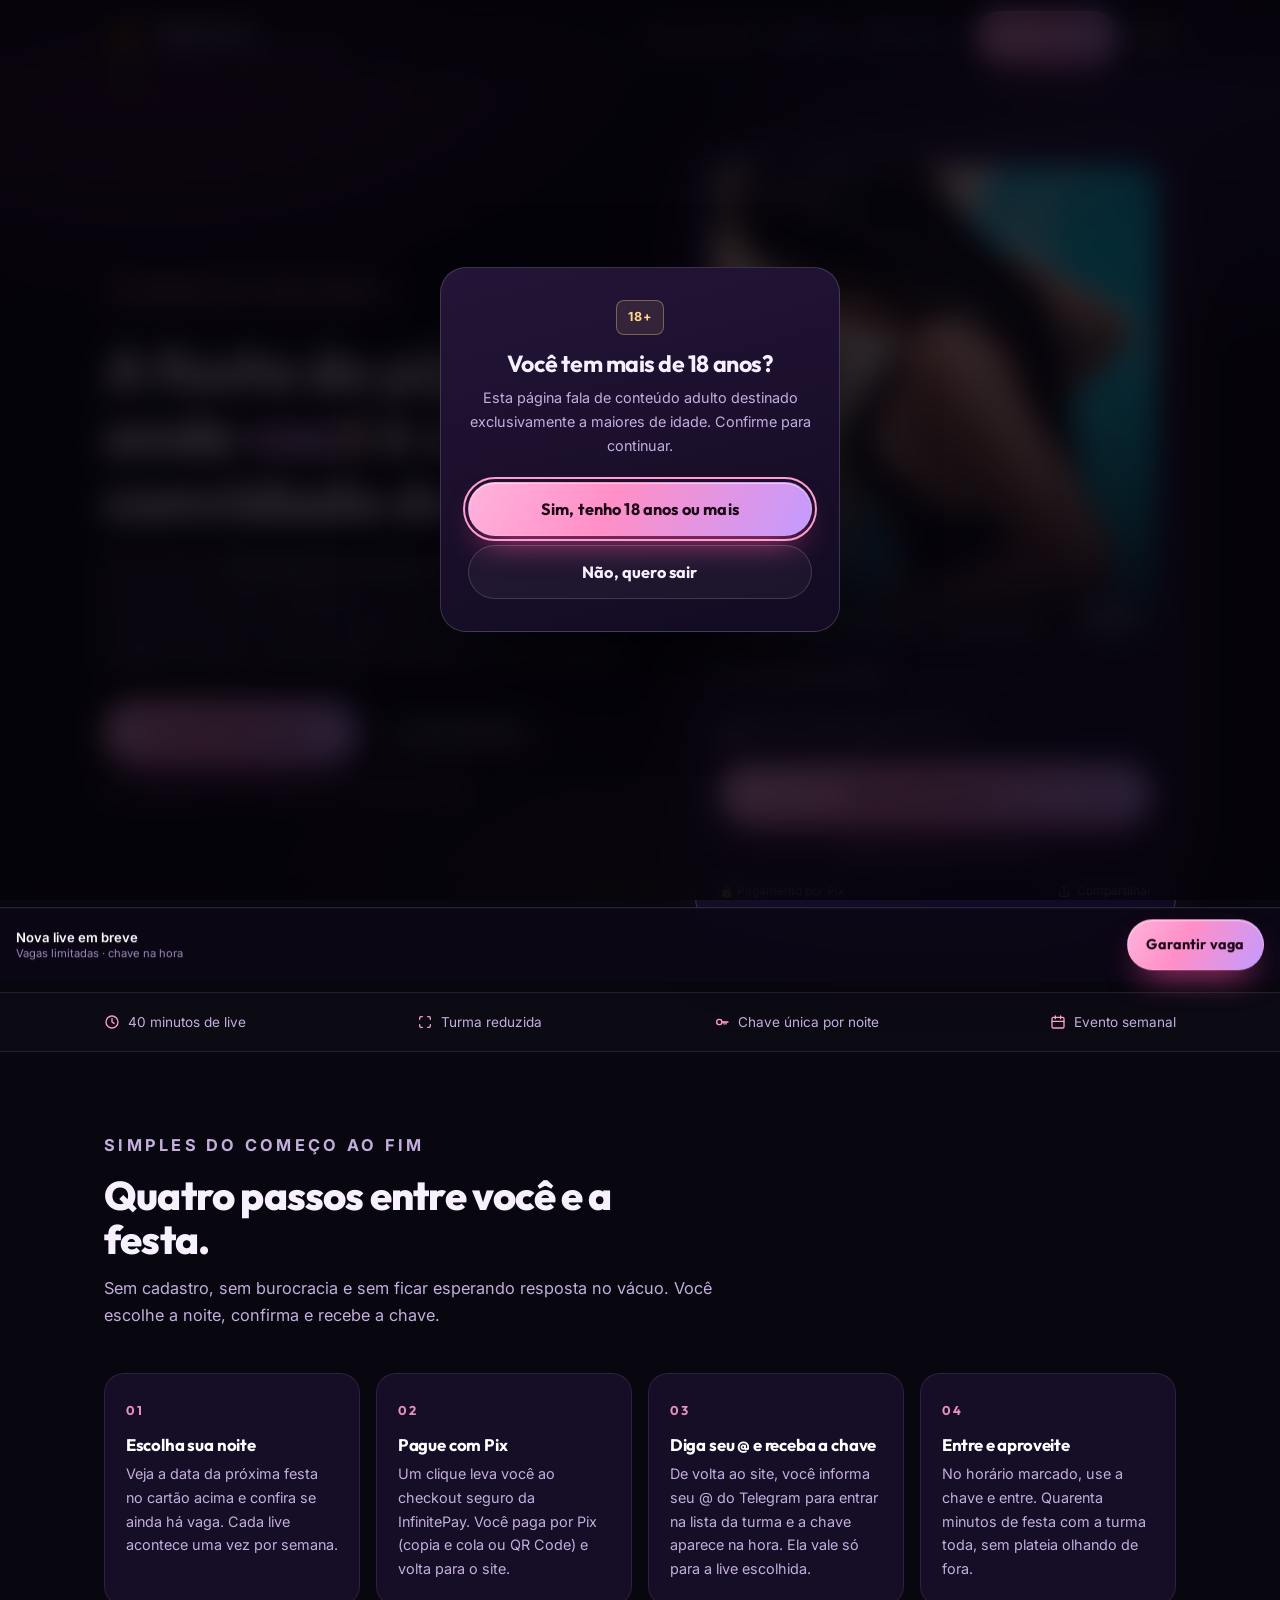
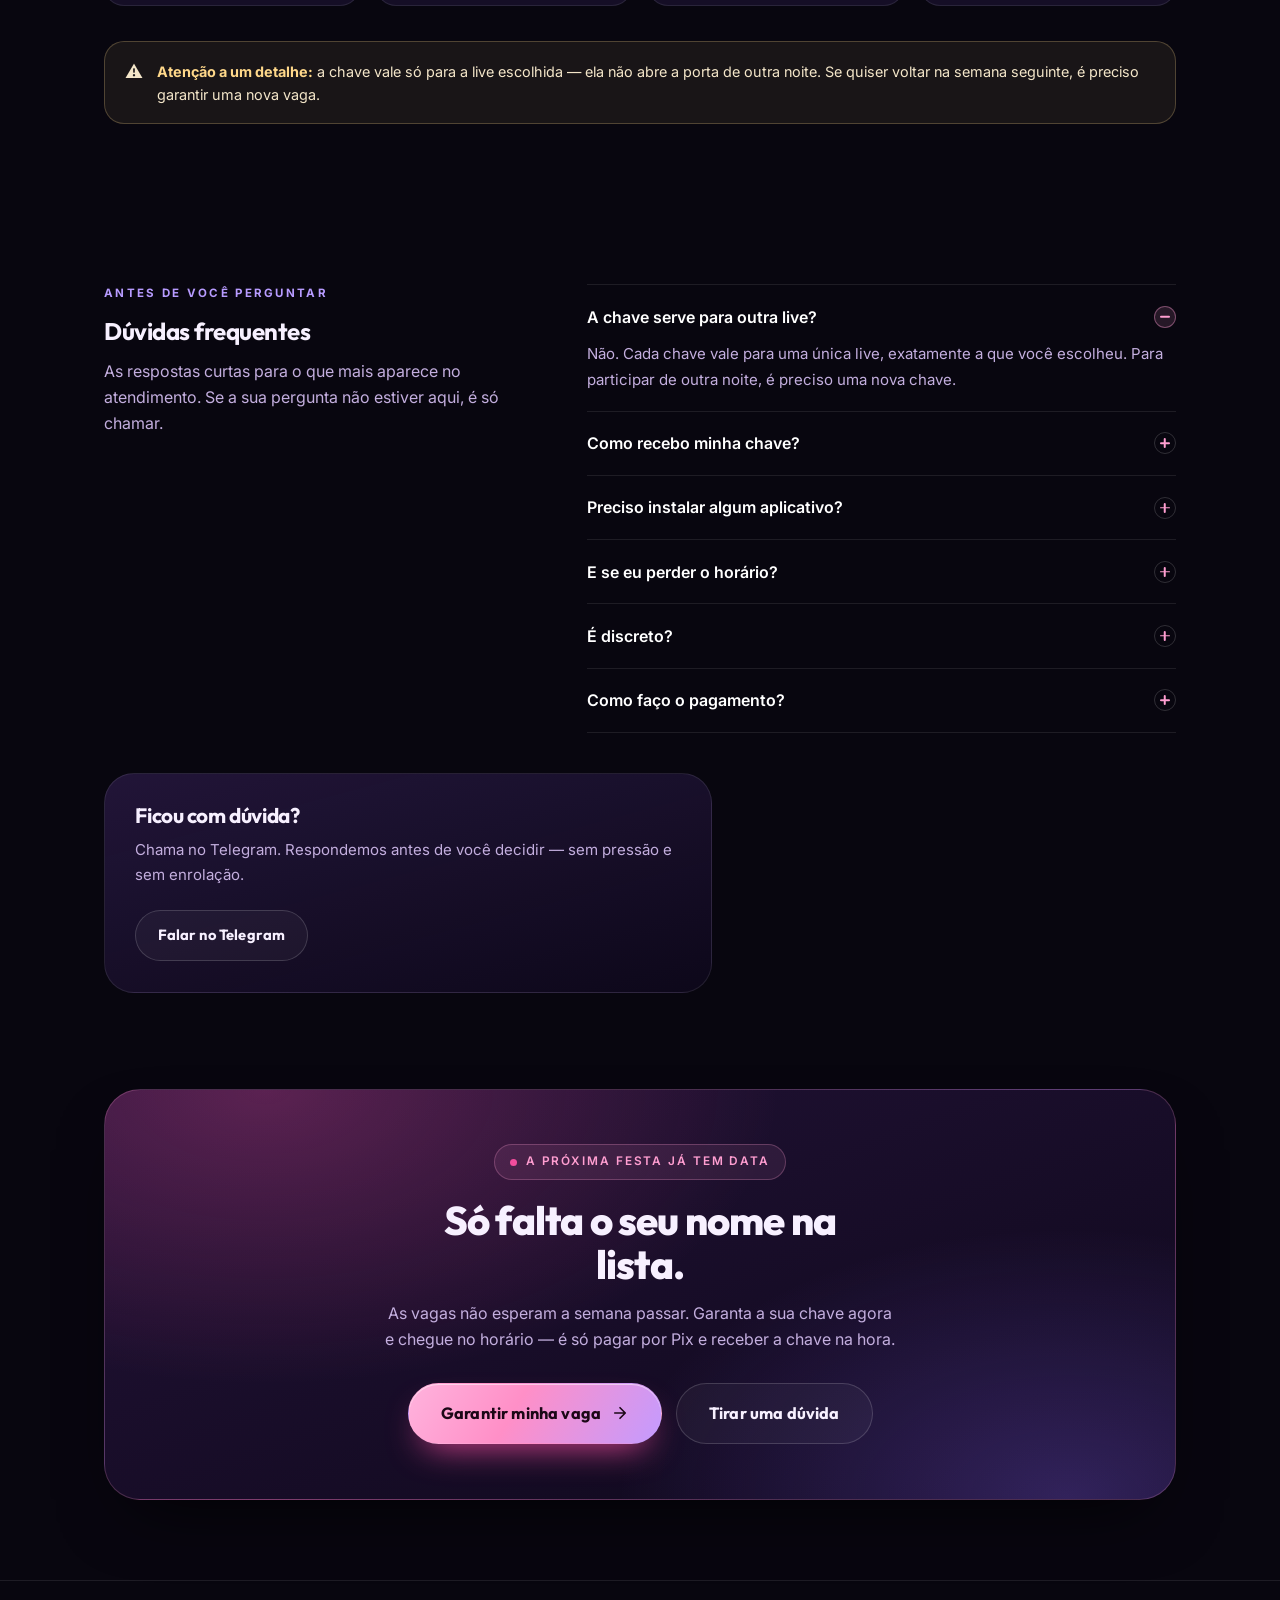
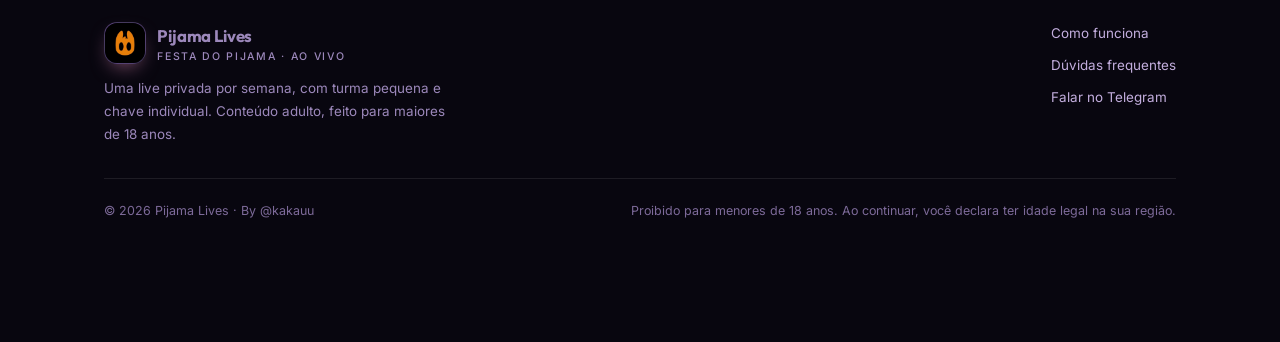
<file: Lives/index.html>
<!DOCTYPE html>
<html lang="pt-BR">
<head>
<meta charset="UTF-8">
<meta name="viewport" content="width=device-width, initial-scale=1.0">
<meta name="theme-color" content="#08060f">
<title>Pijama Lives · a festa do pijama privada da sua semana</title>
<meta name="description" content="Live privada de 40 minutos, toda semana, com vagas limitadas. Garanta sua chave de acesso e entre na próxima festa do pijama.">
<meta property="og:type" content="website">
<meta property="og:title" content="Pijama Lives · a festa do pijama privada da sua semana">
<meta property="og:description" content="40 minutos, vagas limitadas, uma chave por noite. A próxima festa já tem data — falta você.">

<link rel="preconnect" href="https://fonts.googleapis.com">
<link rel="preconnect" href="https://fonts.gstatic.com" crossorigin>
<link href="https://fonts.googleapis.com/css2?family=Outfit:wght@400;500;600;700;800&family=Inter:wght@400;500;600&display=swap" rel="stylesheet">

<style>
    /* =========================================================
       1. BASE E VARIÁVEIS
       ========================================================= */
    *, *::before, *::after { margin: 0; padding: 0; box-sizing: border-box; }

    :root {
        --bg: #08060f;
        --bg-soft: #120a24;
        --card: rgba(30, 20, 54, 0.62);
        --card-solid: #170f2b;
        --line: rgba(255, 255, 255, 0.09);
        --line-strong: rgba(255, 255, 255, 0.16);
        --pink: #ff9ed1;
        --pink-deep: #f24d9d;
        --lilac: #b79bff;
        --gold: #ffd88a;
        --text: #f7f0ff;
        --muted: #c3aede;
        --muted-2: #9c88bb;
        --radius-lg: 30px;
        --radius-md: 20px;
        --shadow: 0 30px 70px -30px rgba(0, 0, 0, 0.85);
        --ease: cubic-bezier(0.22, 0.8, 0.28, 1);
        --max: 1120px;
    }

    html { scroll-behavior: smooth; }

    body {
        background: var(--bg);
        color: var(--text);
        font-family: "Inter", "Segoe UI", system-ui, -apple-system, sans-serif;
        font-size: 16px;
        line-height: 1.65;
        -webkit-font-smoothing: antialiased;
        overflow-x: hidden;
        position: relative;
        min-height: 100vh;
    }

    /* céu noturno: brilhos + estrelas */
    body::before,
    body::after {
        content: "";
        position: fixed;
        inset: 0;
        pointer-events: none;
        z-index: 0;
    }

    body::before {
        background-image:
            radial-gradient(1.6px 1.6px at 24px 36px, #fff, transparent),
            radial-gradient(1.6px 1.6px at 88px 128px, var(--gold), transparent),
            radial-gradient(1.6px 1.6px at 156px 62px, var(--pink), transparent),
            radial-gradient(1.8px 1.8px at 232px 188px, #fff, transparent),
            radial-gradient(1.4px 1.4px at 300px 96px, var(--lilac), transparent),
            radial-gradient(1.6px 1.6px at 378px 244px, #fff, transparent),
            radial-gradient(1.4px 1.4px at 440px 40px, var(--pink), transparent);
        background-size: 520px 520px;
        opacity: 0.3;
        animation: twinkle 7s ease-in-out infinite alternate;
    }

    body::after {
        background:
            radial-gradient(60% 50% at 12% 0%, rgba(242, 77, 157, 0.22), transparent 70%),
            radial-gradient(55% 45% at 92% 8%, rgba(140, 100, 255, 0.2), transparent 70%),
            radial-gradient(50% 40% at 50% 100%, rgba(255, 190, 120, 0.07), transparent 70%);
        z-index: 0;
    }

    @keyframes twinkle {
        0% { opacity: 0.16; }
        100% { opacity: 0.34; }
    }

    h1, h2, h3, h4 {
        font-family: "Outfit", "Inter", system-ui, sans-serif;
        line-height: 1.1;
        letter-spacing: -0.02em;
        font-weight: 700;
    }

    a { color: inherit; }

    img { max-width: 100%; display: block; }

    ::selection { background: rgba(255, 158, 209, 0.35); color: #fff; }

    :focus-visible {
        outline: 2px solid var(--pink);
        outline-offset: 3px;
        border-radius: 6px;
    }

    .sr-only {
        position: absolute;
        width: 1px; height: 1px;
        padding: 0; margin: -1px;
        overflow: hidden;
        clip: rect(0 0 0 0);
        white-space: nowrap;
        border: 0;
    }

    .skip {
        position: absolute;
        left: 1rem;
        top: -80px;
        z-index: 100;
        background: var(--pink);
        color: #1a0a17;
        padding: 0.7rem 1.2rem;
        border-radius: 999px;
        font-weight: 600;
        text-decoration: none;
        transition: top 0.2s ease;
    }
    .skip:focus { top: 1rem; }

    /* =========================================================
       2. LAYOUT
       ========================================================= */
    .shell {
        position: relative;
        z-index: 2;
        width: 100%;
        max-width: var(--max);
        margin: 0 auto;
        padding: 0 1.5rem;
    }

    section { position: relative; }

    /* =========================================================
       3. CABEÇALHO
       ========================================================= */
    .topbar {
        position: sticky;
        top: 0;
        z-index: 40;
        backdrop-filter: blur(18px) saturate(140%);
        -webkit-backdrop-filter: blur(18px) saturate(140%);
        background: linear-gradient(to bottom, rgba(8, 6, 15, 0.88), rgba(8, 6, 15, 0.55));
        border-bottom: 1px solid var(--line);
    }

    .topbar-inner {
        max-width: var(--max);
        margin: 0 auto;
        padding: 0.7rem 1.5rem;
        display: flex;
        align-items: center;
        gap: 1rem;
    }

    .brand {
        display: flex;
        align-items: center;
        gap: 0.7rem;
        text-decoration: none;
        flex-shrink: 0;
    }

    .brand-logo {
        width: 42px;
        height: 42px;
        border-radius: 13px;
        overflow: hidden;
        position: relative;
        background: linear-gradient(145deg, #3a2160, #1a1035);
        border: 1px solid var(--line-strong);
        box-shadow: 0 8px 20px -8px rgba(255, 158, 209, 0.6);
        display: grid;
        place-items: center;
        flex-shrink: 0;
    }

    .brand-logo span {
        font-family: "Outfit", sans-serif;
        font-weight: 800;
        font-size: 0.95rem;
        letter-spacing: 0.06em;
        color: var(--pink);
    }

    .brand-logo img {
        position: absolute;
        inset: 0;
        width: 100%;
        height: 100%;
        object-fit: cover;
    }

    .brand-name {
        font-family: "Outfit", sans-serif;
        font-weight: 700;
        font-size: 1.05rem;
        letter-spacing: -0.01em;
    }

    .brand-name small {
        display: block;
        font-family: "Inter", sans-serif;
        font-size: 0.66rem;
        letter-spacing: 0.16em;
        text-transform: uppercase;
        color: var(--muted-2);
        font-weight: 500;
        line-height: 1.4;
    }

    .topnav {
        margin-left: auto;
        display: flex;
        align-items: center;
        gap: 1.6rem;
        font-size: 0.9rem;
    }

    .topnav a {
        color: var(--muted);
        text-decoration: none;
        font-weight: 500;
        transition: color 0.2s ease;
    }

    .topnav a:hover { color: #fff; }

    .tag-18 {
        font-size: 0.7rem;
        font-weight: 700;
        letter-spacing: 0.08em;
        color: var(--gold);
        border: 1px solid rgba(255, 216, 138, 0.35);
        background: rgba(255, 216, 138, 0.09);
        padding: 0.3rem 0.55rem;
        border-radius: 8px;
        flex-shrink: 0;
    }

    /* =========================================================
       4. HERO
       ========================================================= */
    .hero {
        display: grid;
        grid-template-columns: 1.06fr 0.94fr;
        gap: 3rem;
        align-items: center;
        padding: 4.5rem 0 4rem;
    }

    .eyebrow {
        display: inline-flex;
        align-items: center;
        gap: 0.55rem;
        font-size: 0.74rem;
        font-weight: 600;
        letter-spacing: 0.16em;
        text-transform: uppercase;
        color: var(--pink);
        background: rgba(255, 158, 209, 0.09);
        border: 1px solid rgba(255, 158, 209, 0.26);
        padding: 0.45rem 0.95rem;
        border-radius: 999px;
        margin-bottom: 1.6rem;
    }

    .dot {
        width: 7px;
        height: 7px;
        border-radius: 50%;
        background: var(--pink-deep);
        box-shadow: 0 0 0 0 rgba(242, 77, 157, 0.6);
        animation: pulse 2.2s infinite;
        flex-shrink: 0;
    }

    @keyframes pulse {
        0% { box-shadow: 0 0 0 0 rgba(242, 77, 157, 0.55); }
        70% { box-shadow: 0 0 0 9px rgba(242, 77, 157, 0); }
        100% { box-shadow: 0 0 0 0 rgba(242, 77, 157, 0); }
    }

    .hero h1 {
        font-size: clamp(2.3rem, 4.9vw, 3.7rem);
        font-weight: 800;
        margin-bottom: 1.2rem;
    }

    .hero h1 em {
        font-style: normal;
        background: linear-gradient(100deg, #ffb3dd, #d5a8ff 55%, #ffd88a);
        -webkit-background-clip: text;
        background-clip: text;
        color: transparent;
        text-shadow: 0 0 40px rgba(255, 158, 209, 0.25);
    }

    .hero p.lead {
        font-size: clamp(1rem, 1.4vw, 1.12rem);
        color: var(--muted);
        max-width: 33rem;
        margin-bottom: 2rem;
    }

    .hero p.lead strong { color: var(--text); font-weight: 600; }

    /* botões */
    .actions {
        display: flex;
        flex-wrap: wrap;
        gap: 0.9rem;
        align-items: center;
    }

    .btn {
        display: inline-flex;
        align-items: center;
        justify-content: center;
        gap: 0.6rem;
        font-family: "Outfit", sans-serif;
        font-weight: 700;
        font-size: 1.02rem;
        letter-spacing: 0.01em;
        padding: 1rem 2rem;
        border-radius: 999px;
        text-decoration: none;
        border: 1px solid transparent;
        cursor: pointer;
        transition: transform 0.25s var(--ease), box-shadow 0.3s ease, background 0.25s ease, border-color 0.25s ease;
        will-change: transform;
    }

    .btn-primary {
        color: #1b0716;
        background: linear-gradient(120deg, #ffb3dd, #ff8fc7 42%, #c39bff);
        box-shadow: 0 16px 34px -14px rgba(242, 77, 157, 0.9), inset 0 1px 0 rgba(255, 255, 255, 0.5);
        position: relative;
        overflow: hidden;
    }

    .btn-primary::after {
        content: "";
        position: absolute;
        top: 0;
        left: -60%;
        width: 45%;
        height: 100%;
        background: linear-gradient(100deg, transparent, rgba(255, 255, 255, 0.55), transparent);
        transform: skewX(-18deg);
        transition: left 0.6s ease;
    }

    .btn-primary:hover::after { left: 120%; }

    .btn-primary:hover {
        transform: translateY(-3px);
        box-shadow: 0 22px 44px -14px rgba(242, 77, 157, 1);
    }

    .btn-primary:active { transform: translateY(0) scale(0.985); }

    .btn-ghost {
        color: var(--text);
        background: rgba(255, 255, 255, 0.04);
        border-color: var(--line-strong);
    }

    .btn-ghost:hover {
        background: rgba(255, 255, 255, 0.09);
        border-color: rgba(255, 158, 209, 0.4);
        transform: translateY(-2px);
    }

    .btn-small {
        font-size: 0.92rem;
        padding: 0.78rem 1.35rem;
    }

    .microcopy {
        margin-top: 1rem;
        font-size: 0.82rem;
        color: var(--muted-2);
        display: flex;
        align-items: center;
        gap: 0.45rem;
        flex-wrap: wrap;
    }

    /* =========================================================
       5. CARD DA LIVE
       ========================================================= */
    .live-card {
        position: relative;
        background: linear-gradient(160deg, rgba(45, 28, 74, 0.85), rgba(18, 10, 36, 0.92));
        border: 1px solid var(--line-strong);
        border-radius: var(--radius-lg);
        padding: 1.1rem;
        box-shadow: var(--shadow), 0 0 90px -50px rgba(255, 158, 209, 0.8);
        overflow: hidden;
        isolation: isolate;
    }

    .live-card::before {
        content: "";
        position: absolute;
        inset: -40% -20% auto -20%;
        height: 60%;
        background: radial-gradient(50% 60% at 50% 0%, rgba(255, 158, 209, 0.22), transparent 70%);
        z-index: -1;
    }

    .photo {
        position: relative;
        aspect-ratio: 4 / 4.35;
        border-radius: 22px;
        overflow: hidden;
        background: linear-gradient(150deg, #3a2160, #150c28);
        display: grid;
        place-items: center;
    }

    .photo-ph {
        text-align: center;
        color: var(--muted-2);
        font-size: 0.78rem;
        letter-spacing: 0.14em;
        text-transform: uppercase;
        padding: 1rem;
    }

    .photo-ph strong {
        display: block;
        font-family: "Outfit", sans-serif;
        font-size: 2.6rem;
        letter-spacing: 0.04em;
        color: rgba(255, 158, 209, 0.5);
        margin-bottom: 0.35rem;
        text-transform: none;
    }

    .photo img {
        position: absolute;
        inset: 0;
        width: 100%;
        height: 100%;
        object-fit: cover;
        transition: transform 0.8s var(--ease);
    }

    .live-card:hover .photo img { transform: scale(1.035); }

    .photo::after {
        content: "";
        position: absolute;
        inset: 0;
        background: linear-gradient(to top, rgba(10, 6, 20, 0.95) 0%, rgba(10, 6, 20, 0.35) 32%, transparent 62%);
        pointer-events: none;
    }

    .badge-live {
        position: absolute;
        top: 0.85rem;
        left: 0.85rem;
        z-index: 2;
        display: inline-flex;
        align-items: center;
        gap: 0.5rem;
        background: rgba(12, 6, 22, 0.72);
        backdrop-filter: blur(10px);
        -webkit-backdrop-filter: blur(10px);
        border: 1px solid rgba(255, 158, 209, 0.4);
        color: #ffd9ec;
        font-size: 0.68rem;
        font-weight: 700;
        letter-spacing: 0.14em;
        text-transform: uppercase;
        padding: 0.38rem 0.72rem;
        border-radius: 999px;
    }

    .photo-caption {
        position: absolute;
        z-index: 2;
        left: 1rem;
        right: 1rem;
        bottom: 0.9rem;
        display: flex;
        align-items: flex-end;
        justify-content: space-between;
        gap: 0.7rem;
    }

    .model-name {
        font-size: 1.45rem;
        font-weight: 700;
        color: #fff;
        line-height: 1.15;
    }

    .model-name span {
        display: block;
        font-family: "Inter", sans-serif;
        font-size: 0.78rem;
        font-weight: 500;
        letter-spacing: 0.02em;
        color: var(--muted);
        margin-top: 0.15rem;
    }

    .pill {
        display: inline-flex;
        align-items: center;
        gap: 0.35rem;
        font-size: 0.76rem;
        font-weight: 600;
        color: var(--pink);
        background: rgba(255, 158, 209, 0.14);
        border: 1px solid rgba(255, 158, 209, 0.3);
        padding: 0.22rem 0.6rem;
        border-radius: 999px;
        white-space: nowrap;
    }

    .card-body {
        padding: 1rem 0.35rem 0.35rem;
        display: grid;
        gap: 0.85rem;
    }

    .when {
        display: flex;
        align-items: center;
        gap: 0.6rem;
        font-size: 0.92rem;
        color: var(--gold);
        font-weight: 600;
    }

    .when svg { flex-shrink: 0; }

    .countdown {
        display: grid;
        grid-template-columns: repeat(4, 1fr);
        gap: 0.45rem;
    }

    .countdown .unit {
        background: rgba(255, 255, 255, 0.045);
        border: 1px solid var(--line);
        border-radius: 13px;
        padding: 0.55rem 0.2rem 0.45rem;
        text-align: center;
    }

    .countdown .unit b {
        display: block;
        font-family: "Outfit", sans-serif;
        font-size: 1.4rem;
        font-weight: 700;
        font-variant-numeric: tabular-nums;
        line-height: 1.1;
        color: #fff;
    }

    .countdown .unit small {
        font-size: 0.6rem;
        letter-spacing: 0.13em;
        text-transform: uppercase;
        color: var(--muted-2);
    }

    .live-now {
        display: none;
        text-align: center;
        font-weight: 600;
        color: #fff;
        background: rgba(242, 77, 157, 0.16);
        border: 1px solid rgba(242, 77, 157, 0.4);
        border-radius: 13px;
        padding: 0.8rem 0.6rem;
        font-size: 0.92rem;
    }

    .seats { font-size: 0.82rem; color: var(--muted); }

    .seats .row {
        display: flex;
        justify-content: space-between;
        gap: 1rem;
        margin-bottom: 0.4rem;
    }

    .seats b { color: var(--text); font-weight: 600; }

    .bar {
        height: 6px;
        border-radius: 999px;
        background: rgba(255, 255, 255, 0.08);
        overflow: hidden;
    }

    .bar i {
        display: block;
        height: 100%;
        width: 70%;
        border-radius: 999px;
        background: linear-gradient(90deg, var(--pink-deep), var(--pink), var(--gold));
        box-shadow: 0 0 16px rgba(255, 158, 209, 0.7);
    }

    .live-card .btn-primary { width: 100%; }

    .card-foot {
        display: flex;
        align-items: center;
        justify-content: space-between;
        gap: 0.6rem;
        font-size: 0.76rem;
        color: var(--muted-2);
    }

    .link-btn {
        background: none;
        border: 0;
        color: var(--muted);
        font: inherit;
        font-size: 0.76rem;
        display: inline-flex;
        align-items: center;
        gap: 0.35rem;
        cursor: pointer;
        padding: 0.2rem 0;
        transition: color 0.2s ease;
    }
    .link-btn:hover { color: var(--pink); }

    /* =========================================================
       6. FAIXA DE CONFIANÇA
       ========================================================= */
    .strip {
        border-block: 1px solid var(--line);
        background: rgba(255, 255, 255, 0.015);
    }

    .strip-inner {
        max-width: var(--max);
        margin: 0 auto;
        padding: 1.1rem 1.5rem;
        display: flex;
        flex-wrap: wrap;
        justify-content: space-between;
        gap: 0.9rem 1.6rem;
        font-size: 0.85rem;
        color: var(--muted);
    }

    .strip-inner span {
        display: inline-flex;
        align-items: center;
        gap: 0.5rem;
        white-space: nowrap;
    }

    .strip-inner svg { color: var(--pink); flex-shrink: 0; }

    /* =========================================================
       7. SEÇÕES / TÍTULOS
       ========================================================= */
    .section { padding: 5rem 0; }

    .section-head {
        max-width: 38rem;
        margin-bottom: 2.8rem;
    }

    .section-head.center {
        margin-inline: auto;
        text-align: center;
    }

    .kicker {
        font-size: 0.72rem;
        font-weight: 700;
        letter-spacing: 0.2em;
        text-transform: uppercase;
        color: var(--lilac);
        margin-bottom: 0.9rem;
    }

    .section-head h2 {
        font-size: clamp(1.75rem, 3.4vw, 2.5rem);
        font-weight: 800;
        margin-bottom: 0.85rem;
    }

    .section-head p { color: var(--muted); font-size: 1.02rem; }

    /* passos */
    .steps {
        display: grid;
        grid-template-columns: repeat(4, 1fr);
        gap: 1rem;
        counter-reset: step;
    }

    .step {
        position: relative;
        background: var(--card);
        border: 1px solid var(--line);
        border-radius: var(--radius-md);
        padding: 1.6rem 1.3rem 1.5rem;
        transition: transform 0.35s var(--ease), border-color 0.35s ease, background 0.35s ease;
    }

    .step:hover {
        transform: translateY(-5px);
        border-color: rgba(255, 158, 209, 0.35);
        background: rgba(45, 28, 74, 0.6);
    }

    .step::before {
        counter-increment: step;
        content: "0" counter(step);
        display: block;
        font-family: "Outfit", sans-serif;
        font-size: 0.8rem;
        font-weight: 700;
        letter-spacing: 0.16em;
        color: var(--pink);
        margin-bottom: 0.9rem;
        opacity: 0.9;
    }

    .step h3 {
        font-size: 1.05rem;
        font-weight: 700;
        margin-bottom: 0.5rem;
        color: #fff;
        letter-spacing: -0.01em;
    }

    .step p { font-size: 0.9rem; color: var(--muted); line-height: 1.65; }

    /* bloco de destaque dentro do guia */
    .callout {
        display: flex;
        gap: 0.9rem;
        align-items: flex-start;
        margin-top: 2.2rem;
        padding: 1.1rem 1.25rem;
        border-radius: var(--radius-md);
        background: rgba(255, 216, 138, 0.07);
        border: 1px solid rgba(255, 216, 138, 0.24);
        font-size: 0.9rem;
        color: #f4e6c9;
        line-height: 1.6;
    }

    .callout b { color: var(--gold); font-weight: 700; }
    .callout .ico { font-size: 1.1rem; line-height: 1.4; flex-shrink: 0; }

    /* =========================================================
       8. FAQ
       ========================================================= */
    .faq-wrap {
        display: grid;
        grid-template-columns: 0.85fr 1.15fr;
        gap: 3rem;
        align-items: start;
    }

    .faq-list { border-top: 1px solid var(--line); }

    details {
        border-bottom: 1px solid var(--line);
        padding: 1.15rem 0;
    }

    summary {
        list-style: none;
        cursor: pointer;
        display: flex;
        align-items: center;
        justify-content: space-between;
        gap: 1rem;
        font-weight: 600;
        font-size: 1rem;
        color: #fff;
        transition: color 0.2s ease;
    }

    summary::-webkit-details-marker { display: none; }
    summary:hover { color: var(--pink); }

    summary .plus {
        position: relative;
        width: 22px;
        height: 22px;
        border-radius: 50%;
        border: 1px solid var(--line-strong);
        flex-shrink: 0;
        transition: transform 0.3s var(--ease), border-color 0.3s ease, background 0.3s ease;
    }

    summary .plus::before,
    summary .plus::after {
        content: "";
        position: absolute;
        inset: 50% 5px auto 5px;
        height: 1.5px;
        background: var(--pink);
        transform: translateY(-50%);
        border-radius: 2px;
    }

    summary .plus::after { transform: translateY(-50%) rotate(90deg); transition: opacity 0.25s ease, transform 0.3s var(--ease); }

    details[open] summary .plus { transform: rotate(180deg); background: rgba(255, 158, 209, 0.12); border-color: rgba(255, 158, 209, 0.4); }
    details[open] summary .plus::after { opacity: 0; }

    details p {
        color: var(--muted);
        font-size: 0.94rem;
        line-height: 1.7;
        padding-top: 0.7rem;
        max-width: 40rem;
    }

    .faq-aside {
        background: linear-gradient(165deg, rgba(45, 28, 74, 0.7), rgba(18, 10, 36, 0.55));
        border: 1px solid var(--line);
        border-radius: var(--radius-lg);
        padding: 1.9rem;
        position: sticky;
        top: 5.5rem;
    }

    .faq-aside h3 {
        font-size: 1.3rem;
        margin-bottom: 0.7rem;
    }

    .faq-aside p {
        color: var(--muted);
        font-size: 0.94rem;
        margin-bottom: 1.4rem;
    }

    /* =========================================================
       9. CTA FINAL
       ========================================================= */
    .cta-band {
        position: relative;
        overflow: hidden;
        border-radius: 36px;
        border: 1px solid rgba(255, 158, 209, 0.22);
        background:
            radial-gradient(80% 120% at 15% 0%, rgba(242, 77, 157, 0.28), transparent 60%),
            radial-gradient(70% 110% at 90% 100%, rgba(140, 100, 255, 0.28), transparent 60%),
            linear-gradient(160deg, #221236, #0e081b);
        padding: 3.4rem 2rem;
        text-align: center;
        box-shadow: var(--shadow);
    }

    .cta-band h2 {
        font-size: clamp(1.7rem, 3.6vw, 2.5rem);
        font-weight: 800;
        margin-bottom: 0.9rem;
        max-width: 30rem;
        margin-inline: auto;
    }

    .cta-band p {
        color: var(--muted);
        max-width: 32rem;
        margin: 0 auto 1.9rem;
        font-size: 1rem;
    }

    .cta-band .actions { justify-content: center; }

    /* =========================================================
       10. RODAPÉ
       ========================================================= */
    footer {
        border-top: 1px solid var(--line);
        padding: 2.6rem 0 7.5rem;
        font-size: 0.84rem;
        color: var(--muted-2);
    }

    .foot-grid {
        display: flex;
        flex-wrap: wrap;
        align-items: flex-start;
        justify-content: space-between;
        gap: 1.6rem;
    }

    .foot-brand { max-width: 22rem; }

    .foot-brand .brand { margin-bottom: 0.8rem; }

    .foot-brand p { line-height: 1.7; }

    .foot-links {
        display: flex;
        flex-direction: column;
        gap: 0.6rem;
    }

    .foot-links a {
        color: var(--muted);
        text-decoration: none;
        transition: color 0.2s ease;
    }
    .foot-links a:hover { color: var(--pink); }

    .foot-note {
        margin-top: 2rem;
        padding-top: 1.4rem;
        border-top: 1px solid var(--line);
        display: flex;
        flex-wrap: wrap;
        justify-content: space-between;
        gap: 0.6rem 1.4rem;
        font-size: 0.78rem;
        color: #7d6a99;
    }

    /* =========================================================
       11. BARRA FIXA MOBILE
       ========================================================= */
    .sticky-cta {
        position: fixed;
        left: 0;
        right: 0;
        bottom: 0;
        z-index: 45;
        padding: 0.7rem 1rem calc(0.7rem + env(safe-area-inset-bottom));
        background: rgba(12, 7, 22, 0.9);
        backdrop-filter: blur(18px);
        -webkit-backdrop-filter: blur(18px);
        border-top: 1px solid var(--line-strong);
        display: flex;
        align-items: center;
        gap: 0.9rem;
        transform: translateY(110%);
        transition: transform 0.4s var(--ease);
        pointer-events: none;
    }

    .sticky-cta.show { transform: translateY(0); pointer-events: auto; }

    .sticky-cta .info {
        font-size: 0.7rem;
        line-height: 1.35;
        color: var(--muted-2);
        flex: 1;
    }

    .sticky-cta .info b {
        display: block;
        color: #fff;
        font-size: 0.82rem;
        font-weight: 600;
    }

    .sticky-cta .btn { flex-shrink: 0; padding: 0.8rem 1.15rem; font-size: 0.9rem; }

    /* =========================================================
       12. PORTÃO 18+ E TOAST
       ========================================================= */
    .gate {
        position: fixed;
        inset: 0;
        z-index: 90;
        display: grid;
        place-items: center;
        padding: 1.2rem;
        background: rgba(5, 3, 10, 0.82);
        backdrop-filter: blur(14px);
        -webkit-backdrop-filter: blur(14px);
    }

    .gate[hidden] { display: none; }

    .gate-box {
        width: 100%;
        max-width: 25rem;
        background: linear-gradient(165deg, #241437, #120b22);
        border: 1px solid var(--line-strong);
        border-radius: 26px;
        padding: 2rem 1.7rem;
        text-align: center;
        box-shadow: 0 40px 90px -30px #000;
        animation: pop 0.45s var(--ease) both;
    }

    @keyframes pop {
        from { opacity: 0; transform: translateY(14px) scale(0.97); }
        to { opacity: 1; transform: none; }
    }

    .gate-box .tag-18 {
        display: inline-block;
        margin-bottom: 1rem;
        font-size: 0.78rem;
        padding: 0.4rem 0.7rem;
    }

    .gate-box h2 { font-size: 1.45rem; margin-bottom: 0.6rem; }
    .gate-box p { color: var(--muted); font-size: 0.9rem; margin-bottom: 1.5rem; }
    .gate-box .btn { width: 100%; }
    .gate-box .btn + .btn { margin-top: 0.6rem; }

    .toast {
        position: fixed;
        left: 50%;
        bottom: 5.5rem;
        transform: translate(-50%, 20px);
        opacity: 0;
        z-index: 80;
        background: #fff;
        color: #1b0716;
        font-size: 0.85rem;
        font-weight: 600;
        padding: 0.7rem 1.2rem;
        border-radius: 999px;
        box-shadow: 0 18px 40px -12px rgba(0, 0, 0, 0.8);
        transition: opacity 0.3s ease, transform 0.3s var(--ease);
        pointer-events: none;
        white-space: nowrap;
    }

    .toast.show { opacity: 1; transform: translate(-50%, 0); }

    /* =========================================================
       13. ANIMAÇÕES DE ENTRADA
       ========================================================= */
    [data-reveal] {
        opacity: 0;
        transform: translateY(22px);
        transition: opacity 0.7s ease, transform 0.7s var(--ease);
    }

    [data-reveal].in { opacity: 1; transform: none; }

    /* =========================================================
       14. RESPONSIVO
       ========================================================= */
    @media (max-width: 980px) {
        .hero {
            grid-template-columns: 1fr;
            gap: 2.6rem;
            padding: 3rem 0 3.2rem;
            text-align: left;
        }

        .live-card { max-width: 440px; margin-inline: auto; }

        .steps { grid-template-columns: repeat(2, 1fr); }

        .faq-wrap { grid-template-columns: 1fr; gap: 2rem; }

        .faq-aside { position: static; }

        .section { padding: 4rem 0; }
    }

    @media (max-width: 760px) {
        .topnav { display: none; }
        .brand-name small { display: none; }
        .hero h1 { font-size: clamp(2.05rem, 8vw, 2.7rem); }
        .actions .btn { width: 100%; }
        .actions { gap: 0.7rem; }
        .section { padding: 3.4rem 0; }
        .cta-band { padding: 2.6rem 1.25rem; border-radius: 28px; }
        .strip-inner { justify-content: flex-start; gap: 0.7rem 1.3rem; font-size: 0.8rem; }
        .photo { aspect-ratio: 1 / 1.05; }
    }

    @media (max-width: 560px) {
        .shell { padding: 0 1.1rem; }
        .topbar-inner { padding: 0.6rem 1.1rem; }
        .steps { grid-template-columns: 1fr; }
        .countdown .unit b { font-size: 1.2rem; }
        .countdown .unit { padding: 0.45rem 0.1rem 0.4rem; }
        .photo-caption { flex-direction: column; align-items: flex-start; gap: 0.35rem; }
        .model-name { font-size: 1.3rem; }
        .foot-note { flex-direction: column; }
    }

    @media (prefers-reduced-motion: reduce) {
        html { scroll-behavior: auto; }
        *, *::before, *::after {
            animation-duration: 0.001ms !important;
            animation-iteration-count: 1 !important;
            transition-duration: 0.001ms !important;
        }
        [data-reveal] { opacity: 1; transform: none; }
    }

    /* =========================================================
       15. CHECKOUT (MODAL)
       ========================================================= */
    .price-line { font-family: "Outfit", sans-serif; font-weight: 700; font-size: 1.15rem; color: #fff; display: flex; align-items: baseline; gap: 0.5rem; }
    .price-line small { font-family: "Inter", sans-serif; font-size: 0.74rem; font-weight: 500; color: var(--muted-2); }
    .recover { justify-self: center; }

    .modal { position: fixed; inset: 0; z-index: 70; display: grid; place-items: center; padding: 1.2rem; background: rgba(5, 3, 10, 0.78); backdrop-filter: blur(12px); -webkit-backdrop-filter: blur(12px); }
    .modal[hidden], .modal [hidden] { display: none !important; }
    .modal-box { position: relative; width: 100%; max-width: 27rem; max-height: calc(100vh - 2rem); overflow: auto; background: linear-gradient(165deg, #241437, #120b22); border: 1px solid var(--line-strong); border-radius: 26px; padding: 2rem 1.6rem 1.7rem; box-shadow: 0 40px 90px -30px #000; animation: pop 0.4s var(--ease) both; }
    .modal-x { position: absolute; top: 0.8rem; right: 0.9rem; width: 34px; height: 34px; border-radius: 50%; border: 1px solid var(--line-strong); background: rgba(255, 255, 255, 0.05); color: var(--muted); font-size: 1.3rem; line-height: 1; cursor: pointer; }
    .modal-x:hover { color: #fff; border-color: rgba(255, 158, 209, 0.4); }
    .m-title { font-size: 1.5rem; margin: 0.2rem 0 1rem; }
    .m-text { font-size: 0.92rem; color: var(--muted); margin-bottom: 1.2rem; }
    .m-center { text-align: center; }
    .m-sum { list-style: none; border: 1px solid var(--line); border-radius: 16px; margin-bottom: 1rem; overflow: hidden; }
    .m-sum li { display: flex; justify-content: space-between; gap: 1rem; padding: 0.7rem 1rem; font-size: 0.9rem; color: var(--muted); border-bottom: 1px solid var(--line); }
    .m-sum li:last-child { border-bottom: 0; }
    .m-sum b { color: #fff; font-weight: 600; text-align: right; }
    .m-sum .total { background: rgba(255, 158, 209, 0.08); }
    .m-sum .total b { font-family: "Outfit", sans-serif; font-size: 1.25rem; color: var(--pink); }
    .m-note { font-size: 0.82rem; color: var(--muted-2); margin-bottom: 1.2rem; }
    .m-err { font-size: 0.84rem; color: #ffb9b9; background: rgba(255, 90, 90, 0.1); border: 1px solid rgba(255, 90, 90, 0.3); border-radius: 12px; padding: 0.6rem 0.8rem; margin-bottom: 1rem; }
    .modal .btn { width: 100%; }
    .modal .btn + .btn { margin-top: 0.6rem; }
    .modal .btn[disabled] { opacity: 0.6; cursor: wait; transform: none; }
    .field { width: 100%; background: rgba(255, 255, 255, 0.05); border: 1px solid var(--line-strong); border-radius: 14px; padding: 0.9rem 1rem; color: #fff; font: inherit; font-size: 1rem; margin-bottom: 0.9rem; }
    .field::placeholder { color: var(--muted-2); }
    .field:focus { outline: 2px solid var(--pink); outline-offset: 2px; }
    .spinner { width: 38px; height: 38px; border-radius: 50%; border: 3px solid rgba(255, 255, 255, 0.12); border-top-color: var(--pink); margin: 0.4rem auto 1.1rem; animation: spin 0.9s linear infinite; }
    @keyframes spin { to { transform: rotate(360deg); } }
    .keybox { display: flex; align-items: center; justify-content: space-between; gap: 0.8rem; background: rgba(255, 216, 138, 0.08); border: 1px dashed rgba(255, 216, 138, 0.5); border-radius: 16px; padding: 1rem 1.1rem; margin: 1rem 0; }
    .keybox code { font-family: ui-monospace, "SF Mono", Menlo, Consolas, monospace; font-size: 1.25rem; font-weight: 700; color: var(--gold); word-break: break-all; letter-spacing: 0.04em; }
    .keybox .btn { width: auto; flex-shrink: 0; }
    .m-link { background: none; border: 0; color: var(--muted); font: inherit; font-size: 0.82rem; text-decoration: underline; cursor: pointer; display: block; margin: 0.9rem auto 0; }
    .m-link:hover { color: var(--pink); }
    .m-ok { color: #9ff0c0; font-size: 0.88rem; margin-bottom: 0.4rem; font-weight: 600; }

    /* =========================================================
       PAINEL ADMIN (escondido)
       ========================================================= */
    .adm { position: fixed; inset: 0; z-index: 9999; background: var(--bg); overflow: auto; padding: 1.2rem; }
    .adm[hidden] { display: none; }
    .adm-box { max-width: 1100px; margin: 0 auto; }
    .adm-top { display: flex; justify-content: space-between; align-items: center; gap: 1rem; margin-bottom: 1.2rem; flex-wrap: wrap; }
    .adm-login { max-width: 22rem; margin: 18vh auto 0; text-align: center; }
    .adm-stats { display: grid; grid-template-columns: repeat(auto-fit, minmax(150px, 1fr)); gap: .8rem; margin-bottom: 1.2rem; }
    .adm-stat { background: var(--card); border: 1px solid var(--line); border-radius: 16px; padding: .9rem 1rem; }
    .adm-stat b { display: block; font-size: 1.5rem; color: var(--gold); }
    .adm-stat span { font-size: .8rem; color: var(--muted); }
    .adm-bar { display: flex; gap: .6rem; flex-wrap: wrap; margin-bottom: .8rem; }
    .adm-bar .field { margin: 0; flex: 1; min-width: 12rem; padding: .6rem .9rem; }
    .adm-wrap { overflow-x: auto; border: 1px solid var(--line); border-radius: 16px; }
    .adm table { width: 100%; border-collapse: collapse; font-size: .82rem; }
    .adm th, .adm td { padding: .55rem .8rem; text-align: left; white-space: nowrap; border-bottom: 1px solid var(--line); }
    .adm th { color: var(--muted); font-weight: 600; background: rgba(255,255,255,.03); }
    .adm .tag { padding: .1rem .55rem; border-radius: 999px; font-size: .72rem; background: rgba(255,255,255,.08); }
    .adm .tag.paid { background: rgba(120,220,160,.18); color: #9df0bd; }
    .adm-form { display: grid; grid-template-columns: repeat(auto-fit, minmax(170px, 1fr)); gap: .6rem; margin-bottom: 1rem; padding: 1rem; border: 1px solid var(--line); border-radius: 16px; }
    .adm-form[hidden] { display: none; }
    .adm-form label { font-size: .75rem; color: var(--muted); display: block; }
    .adm-form .field { margin: .2rem 0 0; padding: .55rem .8rem; }
    .adm-err { color: #ffb9b9; font-size: .85rem; margin: .6rem 0; }
    .adm td a { color: var(--pink); text-decoration: none; font-weight: 600; }
    .adm td a:hover { text-decoration: underline; }
    .adm .tag.off { background: rgba(255,150,150,.16); color: #ffb9b9; }
    .adm .tag.open { background: rgba(255,216,138,.16); color: var(--gold); }
    .adm .copy-cell { cursor: pointer; font-family: ui-monospace, Menlo, Consolas, monospace; color: var(--gold); }
    .adm .copy-cell:hover { text-decoration: underline; }
    .adm td .btn + .btn { margin-left: .35rem; }
    .adm-empty { padding: 1.4rem; text-align: center; color: var(--muted); }
    /* logo do topo: segurar 10s abre o painel (sem menu de contexto / arrastar) */
    .topbar .brand, .topbar .brand * { -webkit-touch-callout: none; -webkit-user-select: none; user-select: none; }
    .topbar .brand { touch-action: none; -webkit-tap-highlight-color: transparent; }
    .topbar .brand img { -webkit-user-drag: none; }
</style>
</head>
<body>
<a class="skip" href="#conteudo">Ir para o conteúdo</a>

<!-- ================= CABEÇALHO ================= -->
<header class="topbar">
    <div class="topbar-inner">
        <a class="brand" href="#topo" aria-label="Pijama Lives — início">
            <span class="brand-logo">
                <span>PL</span>
                <img src="logo.jpg" alt="Logo Pijama Lives" onerror="this.remove()">
            </span>
            <span class="brand-name">
                Pijama Lives
                <small>festa do pijama · ao vivo</small>
            </span>
        </a>

        <nav class="topnav" aria-label="Navegação principal">
            <a href="#como-funciona">Como funciona</a>
            <a href="#duvidas">Dúvidas</a>
            <a href="#" id="recover-link">Minha chave</a>
            <a class="btn btn-primary btn-small" data-cta href="#garantir-vaga">Garantir vaga</a>
        </nav>

        <span class="tag-18" title="Conteúdo para maiores de 18 anos">18+</span>
    </div>
</header>

<main id="conteudo">
    <div class="shell" id="topo">
        <!-- ================= HERO ================= -->
        <section class="hero">
            <div class="hero-copy">
                <span class="eyebrow"><span class="dot"></span> Próxima live · vagas abertas</span>

                <h1>A festa do pijama onde <em>você</em> é o convidado de honra.</h1>

                <p class="lead">
                    Toda semana, <strong>40 minutos de live privada</strong> com sua modelo favorita!
                    sem roteiro engessado e sem ninguém dizendo o que você pode olhar.
                    A turma é pequena de propósito. Quando as cadeiras enchem, a próxima festa
                    só abre na semana seguinte.
                </p>

                <div class="actions">
                    <a class="btn btn-primary" data-cta href="#garantir-vaga">
                        Garantir minha vaga
                        <svg width="18" height="18" viewBox="0 0 24 24" fill="none" stroke="currentColor" stroke-width="2.2" stroke-linecap="round" stroke-linejoin="round" aria-hidden="true"><path d="M5 12h13M12 5l7 7-7 7"/></svg>
                    </a>
                    <a class="btn btn-ghost" href="#como-funciona">Como funciona</a>
                </div>

                <p class="microcopy">
                    <svg width="15" height="15" viewBox="0 0 24 24" fill="none" stroke="currentColor" stroke-width="2" stroke-linecap="round" aria-hidden="true"><path d="M12 3l7 4v5c0 5-3.5 8-7 9-3.5-1-7-4-7-9V7l7-4z"/><path d="M9 12l2 2 4-4"/></svg>
                    Pagamento por Pix · chave na hora · nada para instalar
                </p>
            </div>

            <!-- CARD DA LIVE -->
            <article class="live-card" id="garantir-vaga" data-reveal aria-labelledby="modelo-nome">
                <div class="photo">
                    <div class="photo-ph"><strong>Mel<br>Noir</strong>modelo.jpg</div>
                    <img src="modelo.jpg" alt="Mel Noir, modelo da live de hoje" onerror="this.remove()">
                    <span class="badge-live"><span class="dot"></span> <span id="badge-texto">Próxima live</span></span>
                    <div class="photo-caption">
                        <div class="model-name">
                            <span id="modelo-nome">Mel Noir 🍯</span>
                            <span id="modelo-tag">Ela já escolheu o pijama. Falta você entrar na festa.</span>
                        </div>
                        <span class="pill" id="modelo-idade">27 anos</span>
                    </div>
                </div>

                <div class="card-body">
                    <p class="when">
                        <svg width="17" height="17" viewBox="0 0 24 24" fill="none" stroke="currentColor" stroke-width="2" stroke-linecap="round" aria-hidden="true"><rect x="3" y="5" width="18" height="16" rx="2"/><path d="M8 3v4M16 3v4M3 11h18"/></svg>
                        <span id="live-date">Sábado, 21 de novembro · 23h00</span>
                    </p>

                    <div class="countdown" id="countdown" aria-hidden="true">
                        <div class="unit"><b data-unit="d">00</b><small>dias</small></div>
                        <div class="unit"><b data-unit="h">00</b><small>horas</small></div>
                        <div class="unit"><b data-unit="m">00</b><small>min</small></div>
                        <div class="unit"><b data-unit="s">00</b><small>seg</small></div>
                    </div>

                    <p class="live-now" id="live-now">🔥 A festa está acontecendo agora — entre enquanto dá tempo.</p>
                    <p class="sr-only" id="sr-countdown">A próxima live começa sábado, 28 de novembro, às 23 horas.</p>

                    <p class="price-line" id="price-line"></p>

                    <div class="seats">
                        <div class="row">
                            <span><b id="seats-texto">Restam 6 vagas</b> nesta noite</span>
                            <span id="seats-total">de 20</span>
                        </div>
                        <div class="bar" role="progressbar" aria-label="Vagas preenchidas" aria-valuemin="0" aria-valuemax="100" aria-valuenow="70" id="seats-bar">
                            <i id="seats-fill" style="width:70%"></i>
                        </div>
                    </div>

                    <a class="btn btn-primary" data-cta href="#">
                        Quero minha chave
                        <svg width="18" height="18" viewBox="0 0 24 24" fill="none" stroke="currentColor" stroke-width="2.2" stroke-linecap="round" stroke-linejoin="round" aria-hidden="true"><path d="M5 12h13M12 5l7 7-7 7"/></svg>
                    </a>

                    <button class="link-btn recover" type="button" id="recover-btn">Já pagou? Recuperar minha chave</button>

                    <div class="card-foot">
                        <span>&#128274; Pagamento por Pix</span>
                        <button class="link-btn" type="button" id="share-btn">
                            <svg width="14" height="14" viewBox="0 0 24 24" fill="none" stroke="currentColor" stroke-width="2" stroke-linecap="round" stroke-linejoin="round" aria-hidden="true"><path d="M4 12v7a2 2 0 002 2h12a2 2 0 002-2v-7"/><path d="M12 16V3M8 7l4-4 4 4"/></svg>
                            Compartilhar
                        </button>
                    </div>
                </div>
            </article>
        </section>
    </div>

    <!-- ================= FAIXA DE DESTAQUES ================= -->
    <div class="strip">
        <div class="strip-inner">
            <span><svg width="16" height="16" viewBox="0 0 24 24" fill="none" stroke="currentColor" stroke-width="2" stroke-linecap="round" aria-hidden="true"><circle cx="12" cy="12" r="9"/><path d="M12 7v5l3 2"/></svg> 40 minutos de live</span>
            <span><svg width="16" height="16" viewBox="0 0 24 24" fill="none" stroke="currentColor" stroke-width="2" stroke-linecap="round" aria-hidden="true"><path d="M4 8V6a2 2 0 012-2h2M16 4h2a2 2 0 012 2v2M20 16v2a2 2 0 01-2 2h-2M8 20H6a2 2 0 01-2-2v-2"/></svg> Turma reduzida</span>
            <span><svg width="16" height="16" viewBox="0 0 24 24" fill="none" stroke="currentColor" stroke-width="2" stroke-linecap="round" aria-hidden="true"><circle cx="8" cy="12" r="4"/><path d="M12 12h9M18 12v3M15 12v3"/></svg> Chave única por noite</span>
            <span><svg width="16" height="16" viewBox="0 0 24 24" fill="none" stroke="currentColor" stroke-width="2" stroke-linecap="round" aria-hidden="true"><rect x="3" y="5" width="18" height="16" rx="2"/><path d="M8 3v4M16 3v4M3 11h18"/></svg> Evento semanal</span>
        </div>
    </div>

    <!-- ================= COMO FUNCIONA ================= -->
    <section class="section" id="como-funciona">
        <div class="shell">
            <div class="section-head" data-reveal>
                <p class="kicker">Simples do começo ao fim</p>
                <h2>Quatro passos entre você e a festa.</h2>
                <p>Sem cadastro, sem burocracia e sem ficar esperando resposta no vácuo. Você escolhe a noite, confirma e recebe a chave.</p>
            </div>

            <div class="steps" data-reveal>
                <article class="step">
                    <h3>Escolha sua noite</h3>
                    <p>Veja a data da próxima festa no cartão acima e confira se ainda há vaga. Cada live acontece uma vez por semana.</p>
                </article>
                <article class="step">
                    <h3>Pague com Pix</h3>
                    <p>Um clique leva você ao checkout seguro da InfinitePay. Você paga por Pix (copia e cola ou QR Code) e volta para o site.</p>
                </article>
                <article class="step">
                    <h3>Diga seu @ e receba a chave</h3>
                    <p>De volta ao site, você informa seu @ do Telegram para entrar na lista da turma e a chave aparece na hora. Ela vale só para a live escolhida.</p>
                </article>
                <article class="step">
                    <h3>Entre e aproveite</h3>
                    <p>No horário marcado, use a chave e entre. Quarenta minutos de festa com a turma toda, sem plateia olhando de fora.</p>
                </article>
            </div>

            <div class="callout" data-reveal>
                <span class="ico" aria-hidden="true">⚠️</span>
                <p><b>Atenção a um detalhe:</b> a chave vale só para a live escolhida — ela não abre a porta de outra noite. Se quiser voltar na semana seguinte, é preciso garantir uma nova vaga.</p>
            </div>
        </div>
    </section>

    <!-- ================= DÚVIDAS ================= -->
    <section class="section" id="duvidas">
        <div class="shell">
            <div class="faq-wrap">
                <div data-reveal>
                    <p class="kicker">Antes de você perguntar</p>
                    <h2>Dúvidas frequentes</h2>
                    <p style="color:var(--muted); margin-top:0.85rem;">As respostas curtas para o que mais aparece no atendimento. Se a sua pergunta não estiver aqui, é só chamar.</p>
                </div>

                <div class="faq-list" data-reveal>
                    <details open>
                        <summary>A chave serve para outra live? <span class="plus" aria-hidden="true"></span></summary>
                        <p>Não. Cada chave vale para uma única live, exatamente a que você escolheu. Para participar de outra noite, é preciso uma nova chave.</p>
                    </details>
                    <details>
                        <summary>Como recebo minha chave? <span class="plus" aria-hidden="true"></span></summary>
                        <p>Na própria página, logo depois do pagamento: você informa seu @ do Telegram e a chave aparece. Guarde-a. Se fechar a página sem querer, use “Minha chave” no topo ou no cartão da live.</p>
                    </details>
                    <details>
                        <summary>Preciso instalar algum aplicativo? <span class="plus" aria-hidden="true"></span></summary>
                        <p>Não. Tudo acontece no navegador, no celular ou no computador. O acesso é enviado junto com a sua chave.</p>
                    </details>
                    <details>
                        <summary>E se eu perder o horário? <span class="plus" aria-hidden="true"></span></summary>
                        <p>A live tem hora para começar e 40 minutos de duração. Se você chegar atrasado, entra com a festa já rolando — por isso vale abrir alguns minutos antes.</p>
                    </details>
                    <details>
                        <summary>É discreto? <span class="plus" aria-hidden="true"></span></summary>
                        <p>Sim. Não existe lista pública de participantes e seu nome não aparece para o restante da turma. O que acontece na festa fica na festa.</p>
                    </details>
                    <details>
                        <summary>Como faço o pagamento? <span class="plus" aria-hidden="true"></span></summary>
                        <p>Por Pix, no checkout seguro da InfinitePay (copia e cola ou QR Code). O valor aparece no cartão da live: as vagas da turma têm um preço e, depois que a turma enche, ainda dá para entrar como membro extra por um valor um pouco maior.</p>
                    </details>
                </div>
            </div>

            <aside class="faq-aside" data-reveal style="margin-top:2.5rem; max-width: 38rem;">
                <h3>Ficou com dúvida?</h3>
                <p>Chama no Telegram. Respondemos antes de você decidir — sem pressão e sem enrolação.</p>
                <a class="btn btn-ghost btn-small" data-support href="#">Falar no Telegram</a>
            </aside>
        </div>
    </section>

    <!-- ================= CTA FINAL ================= -->
    <section class="section" style="padding-top:1rem;">
        <div class="shell">
            <div class="cta-band" data-reveal>
                <span class="eyebrow" style="margin-bottom:1.1rem;"><span class="dot"></span> A próxima festa já tem data</span>
                <h2>Só falta o seu nome na lista.</h2>
                <p>As vagas não esperam a semana passar. Garanta a sua chave agora e chegue no horário — é só pagar por Pix e receber a chave na hora.</p>
                <div class="actions">
                    <a class="btn btn-primary" data-cta href="#">
                        Garantir minha vaga
                        <svg width="18" height="18" viewBox="0 0 24 24" fill="none" stroke="currentColor" stroke-width="2.2" stroke-linecap="round" stroke-linejoin="round" aria-hidden="true"><path d="M5 12h13M12 5l7 7-7 7"/></svg>
                    </a>
                    <a class="btn btn-ghost" href="#duvidas">Tirar uma dúvida</a>
                </div>
            </div>
        </div>
    </section>
</main>

<!-- ================= RODAPÉ ================= -->
<footer>
    <div class="shell">
        <div class="foot-grid">
            <div class="foot-brand">
                <a class="brand" href="#topo">
                    <span class="brand-logo">
                        <span>PL</span>
                        <img src="logo.jpg" alt="" onerror="this.remove()">
                    </span>
                    <span class="brand-name">Pijama Lives<small>festa do pijama · ao vivo</small></span>
                </a>
                <p>Uma live privada por semana, com turma pequena e chave individual. Conteúdo adulto, feito para maiores de 18 anos.</p>
            </div>

            <div class="foot-links">
                <a href="#como-funciona">Como funciona</a>
                <a href="#duvidas">Dúvidas frequentes</a>
                <a data-support href="#">Falar no Telegram</a>
            </div>
        </div>

        <div class="foot-note">
            <span>© <span id="ano">2026</span> Pijama Lives · By @kakauu</span>
            <span>Proibido para menores de 18 anos. Ao continuar, você declara ter idade legal na sua região.</span>
        </div>
    </div>
</footer>

<!-- ================= BARRA FIXA ================= -->
<div class="sticky-cta" id="sticky-cta">
    <span class="info">
        <b id="sticky-titulo">Próxima live em 8 dias</b>
        <span id="sticky-sub">Vagas limitadas · chave na hora</span>
    </span>
    <a class="btn btn-primary" data-cta href="#">Garantir vaga</a>
</div>

<!-- ================= PORTÃO 18+ ================= -->
<div class="gate" id="gate" hidden role="dialog" aria-modal="true" aria-labelledby="gate-titulo">
    <div class="gate-box">
        <span class="tag-18">18+</span>
        <h2 id="gate-titulo">Você tem mais de 18 anos?</h2>
        <p>Esta página fala de conteúdo adulto destinado exclusivamente a maiores de idade. Confirme para continuar.</p>
        <button class="btn btn-primary" type="button" id="gate-yes">Sim, tenho 18 anos ou mais</button>
        <button class="btn btn-ghost" type="button" id="gate-no">Não, quero sair</button>
    </div>
</div>

<!-- ================= CHECKOUT ================= -->
<div class="modal" id="checkout" hidden role="dialog" aria-modal="true" aria-labelledby="m-title">
    <div class="modal-box">
        <button class="modal-x" type="button" id="m-close" aria-label="Fechar">&times;</button>

        <div data-view="buy">
            <p class="kicker">Entrada da festa</p>
            <h2 class="m-title" id="m-title">Garanta sua chave</h2>
            <ul class="m-sum">
                <li><span>Live</span><b id="m-model">—</b></li>
                <li><span>Quando</span><b id="m-when">—</b></li>
                <li><span>Tipo</span><b id="m-kind">—</b></li>
                <li class="total"><span>Total</span><b id="m-price">—</b></li>
            </ul>
            <p class="m-note">Você paga por Pix no checkout seguro da InfinitePay (copia e cola ou QR Code) e volta para cá automaticamente para receber a chave.</p>
            <p class="m-err" id="buy-err" hidden></p>
            <button class="btn btn-primary" id="pay-btn" type="button">Pagar com Pix</button>
        </div>

        <div data-view="wait" class="m-center" hidden>
            <div class="spinner" aria-hidden="true"></div>
            <h2 class="m-title">Confirmando seu pagamento…</h2>
            <p class="m-text">Isso leva só alguns segundos. Não feche esta página.</p>
        </div>

        <div data-view="pending" hidden>
            <h2 class="m-title">Ainda não vimos seu pagamento</h2>
            <p class="m-text">Se você acabou de pagar, o Pix pode levar alguns instantes. Se ainda não pagou, volte ao checkout e finalize.</p>
            <button class="btn btn-primary" type="button" id="pending-retry">Verificar de novo</button>
            <button class="btn btn-ghost" type="button" id="pending-pay" hidden>Voltar ao pagamento</button>
            <a class="m-link" data-support href="#">Falar com o suporte</a>
        </div>

        <div data-view="telegram" hidden>
            <p class="m-ok">✓ Pagamento confirmado</p>
            <h2 class="m-title">Qual é o seu @ do Telegram?</h2>
            <p class="m-text">É com ele que você entra na lista da turma desta live. Depois de salvar, sua chave aparece.</p>
            <form id="tg-form" novalidate>
                <label class="sr-only" for="tg-input">Seu @ do Telegram</label>
                <input class="field" id="tg-input" type="text" inputmode="text" autocomplete="off" autocapitalize="none" spellcheck="false" maxlength="45" placeholder="@seuusuario">
                <p class="m-err" id="tg-err" hidden></p>
                <button class="btn btn-primary" type="submit" id="tg-btn">Salvar e ver minha chave</button>
            </form>
        </div>

        <div data-view="key" hidden>
            <p class="m-ok">✓ Você está na lista</p>
            <h2 class="m-title">Sua chave de acesso</h2>
            <div class="keybox">
                <code id="key-text">—</code>
                <button class="btn btn-ghost btn-small" type="button" id="key-copy">Copiar</button>
            </div>
            <ul class="m-sum">
                <li><span>Live</span><b id="key-model">—</b></li>
                <li><span>Quando</span><b id="key-when">—</b></li>
                <li><span>Seu Telegram</span><b id="key-handle">—</b></li>
            </ul>
            <p class="m-note">Guarde esta chave: ela vale só para esta live. Para voltar depois, use “Minha chave” neste aparelho.</p>
            <button class="btn btn-primary" type="button" id="key-done">Entendi</button>
            <button class="m-link" type="button" id="key-edit">Errei meu @</button>
        </div>

        <div data-view="error" hidden>
            <h2 class="m-title">Algo não saiu como esperado</h2>
            <p class="m-text" id="err-msg">Tente novamente em instantes.</p>
            <button class="btn btn-primary" type="button" id="err-close">Fechar</button>
            <a class="m-link" data-support href="#">Falar com o suporte</a>
        </div>
    </div>
</div>

<!-- ================= PAINEL ADMIN (escondido: segurar a logo do topo por 10s) ================= -->
<div class="adm" id="adm" hidden>
    <div class="adm-box">
        <div class="adm-login" id="adm-login">
            <h2 class="m-title">Acesso restrito</h2>
            <input class="field" id="adm-pass" type="password" autocomplete="current-password" placeholder="Senha" style="margin:1rem 0 .6rem">
            <p class="adm-err" id="adm-lerr" hidden></p>
            <button class="btn btn-primary" id="adm-enter" type="button">Entrar</button>
            <button class="m-link" id="adm-cancel" type="button">Voltar ao site</button>
        </div>
        <div id="adm-main" hidden>
            <div class="adm-top">
                <h2 class="m-title" style="margin:0">Painel Pijama Lives</h2>
                <div>
                    <button class="btn btn-ghost btn-small" id="adm-refresh" type="button">Atualizar</button>
                    <button class="btn btn-ghost btn-small" id="adm-csv" type="button">Exportar CSV</button>
                    <button class="btn btn-ghost btn-small" id="adm-out" type="button">Sair</button>
                </div>
            </div>
            <div class="adm-stats" id="adm-stats"></div>
            <p class="adm-err" id="adm-err" hidden></p>
            <div class="adm-bar">
                <input class="field" id="adm-q" type="search" placeholder="Buscar por @, id, chave…">
                <select class="field" id="adm-f" style="max-width:11rem;flex:none"><option value="">Todos</option><option value="paid">Pagos</option><option value="open">Não pagos</option></select>
                <select class="field" id="adm-t" style="max-width:11rem;flex:none"><option value="orders">Pedidos</option><option value="lives">Lives</option></select>
                <select class="field" id="adm-lv" style="max-width:15rem;flex:none"><option value="">Todas as lives</option></select>
                <button class="btn btn-ghost btn-small" id="adm-copytg" type="button">Copiar @ dos pagos</button>
            </div>
            <button class="btn btn-ghost btn-small" id="adm-new" type="button" hidden style="margin-bottom:.8rem">+ Nova live</button>
            <form class="adm-form" id="adm-lf" hidden novalidate>
                <input type="hidden" id="lf-id">
                <div><label>Modelo</label><input class="field" id="lf-name"></div>
                <div><label>Idade</label><input class="field" id="lf-age" type="number"></div>
                <div><label>Frase (tagline)</label><input class="field" id="lf-tag"></div>
                <div><label>Início</label><input class="field" id="lf-start" type="datetime-local"></div>
                <div><label>Vagas</label><input class="field" id="lf-cap" type="number" value="20"></div>
                <div><label>Preço (R$)</label><input class="field" id="lf-price" type="number" step="0.01"></div>
                <div><label>Vaga extra (R$)</label><input class="field" id="lf-extra" type="number" step="0.01"></div>
                <div><label>Chave de acesso</label><input class="field" id="lf-key"></div>
                <div><label><input type="checkbox" id="lf-ended"> Encerrada</label></div>
                <div style="align-self:end"><button class="btn btn-primary btn-small" type="submit">Salvar</button> <button class="btn btn-ghost btn-small" type="button" id="lf-cancel">Cancelar</button></div>
            </form>
            <div class="adm-wrap"><table><thead id="adm-head"></thead><tbody id="adm-body"></tbody></table></div>
        </div>
    </div>
</div>

<div class="toast" id="toast" role="status" aria-live="polite"></div>

<script>
    /* =========================================================
       CONFIGURAÇÃO
       ========================================================= */
    const CONFIG = {
        supabaseUrl: "https://qelgvxplssmyiwiyjkvj.supabase.co",
        supabaseKey: "sb_publishable_XiGgIrOrdiLI5rGrSR_F9w_47tpr0Qv",
        telegramSuporte: "https://t.me/kakauu",
        mensagemSuporte: "Oi! Tenho uma dúvida sobre a live do Pijama Lives 🙏",
        storageKey: "pijamalives.18ok",
        orderKey: "pijamalives.order"
    };
    CONFIG.functionsUrl = CONFIG.supabaseUrl + "/functions/v1/pijama";

    const $ = (sel, root = document) => root.querySelector(sel);
    const $$ = (sel, root = document) => Array.from(root.querySelectorAll(sel));
    const reduceMotion = window.matchMedia("(prefers-reduced-motion: reduce)").matches;
    const pad = n => String(n).padStart(2, "0");
    const sleep = ms => new Promise(function (r) { setTimeout(r, ms); });
    const brl = cents => (cents / 100).toLocaleString("pt-BR", { style: "currency", currency: "BRL" });
    function setText(sel, txt) { const el = $(sel); if (el) el.textContent = txt; }

    /* ---------- chamadas ao Supabase ---------- */
    async function rpc(name, args) {
        const r = await fetch(CONFIG.supabaseUrl + "/rest/v1/rpc/" + name, {
            method: "POST",
            headers: { "apikey": CONFIG.supabaseKey, "Content-Type": "application/json" },
            body: JSON.stringify(args || {})
        });
        let data = null;
        try { data = await r.json(); } catch (e) {}
        if (!r.ok) {
            const err = new Error((data && (data.message || data.error)) || "rpc_error");
            err.status = r.status;
            throw err;
        }
        return data;
    }

    async function fn(route, body) {
        try {
            const r = await fetch(CONFIG.functionsUrl + "/" + route, {
                method: "POST",
                headers: { "apikey": CONFIG.supabaseKey, "Content-Type": "application/json" },
                body: JSON.stringify(body || {})
            });
            let data = null;
            try { data = await r.json(); } catch (e) {}
            return { ok: r.ok, status: r.status, data: data || {} };
        } catch (e) {
            return { ok: false, data: { error: "network" } };
        }
    }

    function saveOrder(o) { try { localStorage.setItem(CONFIG.orderKey, JSON.stringify(o)); } catch (e) {} }
    function loadOrder() { try { return JSON.parse(localStorage.getItem(CONFIG.orderKey) || "null"); } catch (e) { return null; } }

    /* ---------- links de suporte (Telegram) ---------- */
    const supportLink = CONFIG.telegramSuporte + "?text=" + encodeURIComponent(CONFIG.mensagemSuporte);
    $$("[data-support]").forEach(function (el) {
        el.href = supportLink;
        el.target = "_blank";
        el.rel = "noopener noreferrer";
    });

    /* =========================================================
       LIVE ATUAL (vem do banco)
       ========================================================= */
    let live = null;
    let start = null;
    let timer = null;

    const units = {
        d: $('[data-unit="d"]'),
        h: $('[data-unit="h"]'),
        m: $('[data-unit="m"]'),
        s: $('[data-unit="s"]')
    };

    function fmtDate(date, opts) {
        return new Intl.DateTimeFormat("pt-BR", Object.assign({ timeZone: "America/Sao_Paulo" }, opts)).format(date);
    }

    function liveWhen(date) {
        const dia = fmtDate(date, { weekday: "long", day: "2-digit", month: "long" });
        const hora = fmtDate(date, { hour: "2-digit", minute: "2-digit" }).replace(":", "h");
        return dia.charAt(0).toUpperCase() + dia.slice(1) + " · " + hora;
    }

    function updateCountdown() {
        if (!live || !start) return;
        const diff = start - Date.now();

        if (live.ended) {
            $("#countdown").style.display = "none";
            $("#live-now").style.display = "none";
            setText("#badge-texto", "Live encerrada");
            setText("#sticky-titulo", "Essa live já terminou");
            setText("#sticky-sub", "A próxima data sai em breve");
            clearInterval(timer);
            return;
        }

        if (diff <= 0) {
            $("#countdown").style.display = "none";
            $("#live-now").style.display = "block";
            setText("#badge-texto", "Ao vivo agora");
            setText("#sticky-titulo", "A festa está ao vivo agora");
            setText("#sticky-sub", "Entre enquanto a turma está na sala");
            return;
        }

        $("#countdown").style.display = "";
        $("#live-now").style.display = "none";

        const d = Math.floor(diff / 86400000);
        const h = Math.floor(diff / 3600000) % 24;
        const m = Math.floor(diff / 60000) % 60;
        const s = Math.floor(diff / 1000) % 60;

        units.d.textContent = pad(d);
        units.h.textContent = pad(h);
        units.m.textContent = pad(m);
        units.s.textContent = pad(s);

        if (d > 1) setText("#sticky-titulo", "Próxima live em " + d + " dias");
        else if (d === 1) setText("#sticky-titulo", "É amanhã · " + fmtDate(start, { hour: "2-digit", minute: "2-digit" }).replace(":", "h"));
        else if (h > 0) setText("#sticky-titulo", "Começa em " + h + "h" + pad(m));
        else setText("#sticky-titulo", "Começa em " + m + " minutos");
    }

    function renderLive() {
        clearInterval(timer);

        if (!live) {
            $("#countdown").style.display = "none";
            setText("#live-date", "Nova data em breve");
            setText("#badge-texto", "Em breve");
            setText("#seats-texto", "Nenhuma live aberta agora");
            setText("#seats-total", "");
            setText("#price-line", "");
            setText("#sticky-titulo", "Nova live em breve");
            $("#seats-fill").style.width = "4%";
            return;
        }

        start = new Date(live.starts_at);

        setText("#modelo-nome", live.model_name);
        if (live.model_age) setText("#modelo-idade", live.model_age + " anos");
        if (live.tagline) setText("#modelo-tag", live.tagline);

        const ph = $(".photo-ph strong");
        if (ph) {
            ph.textContent = "";
            String(live.model_name).split(" ").forEach(function (part, i) {
                if (i) ph.appendChild(document.createElement("br"));
                ph.appendChild(document.createTextNode(part));
            });
        }

        const legivel = liveWhen(start);
        setText("#live-date", legivel);
        setText("#sr-countdown", "A próxima live começa " + legivel.replace("·", "às") + ".");

        const cap = Math.max(1, live.capacity);
        const pct = Math.min(100, Math.round((live.taken / cap) * 100));
        if (live.spots_left > 0) {
            setText("#seats-texto", "Restam " + live.spots_left + (live.spots_left === 1 ? " vaga" : " vagas"));
            setText("#seats-total", "de " + cap);
            $("#price-line").innerHTML = "";
            $("#price-line").appendChild(document.createTextNode("Entrada " + brl(live.price_cents)));
        } else {
            setText("#seats-texto", "Turma completa");
            setText("#seats-total", "vaga extra disponível");
            $("#price-line").innerHTML = "";
            $("#price-line").appendChild(document.createTextNode("Vaga extra " + brl(live.extra_price_cents)));
        }
        $("#seats-fill").style.width = Math.max(4, pct) + "%";
        $("#seats-bar").setAttribute("aria-valuenow", String(pct));

        updateCountdown();
        timer = setInterval(updateCountdown, 1000);
    }

    async function loadLive() {
        try { live = await rpc("get_public_live"); } catch (e) { live = null; }
        renderLive();
    }

    /* =========================================================
       CHECKOUT
       ========================================================= */
    const modal = $("#checkout");
    let resuming = false;

    function showView(view) {
        $$("[data-view]", modal).forEach(function (v) { v.hidden = v.dataset.view !== view; });
    }

    function openModal(view) {
        showView(view);
        modal.hidden = false;
        document.body.style.overflow = "hidden";
        setTimeout(function () {
            const f = modal.querySelector("[data-view]:not([hidden]) input, [data-view]:not([hidden]) button");
            if (f) f.focus();
        }, 60);
    }

    function closeModal() {
        modal.hidden = true;
        if ($("#gate").hidden) document.body.style.overflow = "";
    }

    function errorView(msg) {
        setText("#err-msg", msg);
        openModal("error");
    }

    function showError(sel, msg) {
        const el = $(sel);
        el.textContent = msg;
        el.hidden = false;
    }

    $("#m-close").addEventListener("click", closeModal);
    $("#err-close").addEventListener("click", closeModal);
    $("#key-done").addEventListener("click", closeModal);
    modal.addEventListener("click", function (e) { if (e.target === modal) closeModal(); });
    document.addEventListener("keydown", function (e) { if (e.key === "Escape" && !modal.hidden) closeModal(); });

    /* ---------- abrir compra ---------- */
    function openBuy() {
        if (!live) { toast("Ainda não há uma live aberta. Volte em breve."); return; }
        if (live.ended) { toast("Essa live já terminou. A próxima data sai em breve."); return; }

        const extra = live.spots_left <= 0;
        setText("#m-model", live.model_name);
        setText("#m-when", liveWhen(start));
        setText("#m-kind", extra ? "Vaga extra" : "Vaga da turma");
        setText("#m-price", brl(live.next_price_cents));
        $("#buy-err").hidden = true;
        const btn = $("#pay-btn");
        btn.disabled = false;
        btn.textContent = "Pagar " + brl(live.next_price_cents) + " com Pix";
        openModal("buy");
    }

    $$("[data-cta]").forEach(function (el) {
        el.addEventListener("click", function (e) { e.preventDefault(); openBuy(); });
    });

    $("#pay-btn").addEventListener("click", async function () {
        const btn = this;
        btn.disabled = true;
        btn.textContent = "Gerando seu Pix…";
        $("#buy-err").hidden = true;

        const r = await fn("create", { live_id: live.id });
        if (r.ok && r.data.checkout_url) {
            saveOrder({ id: r.data.order_id, token: r.data.token, url: r.data.checkout_url });
            window.location.href = r.data.checkout_url;
            return;
        }

        btn.disabled = false;
        btn.textContent = "Pagar com Pix";
        const code = r.data && r.data.error;
        showError("#buy-err", code === "live_ended"
            ? "Essa live já terminou. A próxima data sai em breve."
            : "Não foi possível gerar o pagamento agora. Tente de novo em instantes. (código: " + (code || (r.data && r.data.message) || "sem resposta") + " · " + (r.status || "rede") + ")");
        loadLive();
    });

    /* ---------- depois do pagamento ---------- */
    async function resume(params, tries) {
        const ord = loadOrder();
        if (!ord) { toast("Não encontramos uma compra neste aparelho."); return; }
        if (resuming) return;
        // reaproveita transaction_nsu/slug guardados (o botão "Verificar de novo" chamava sem eles)
        if (!(params && params.transaction_nsu && params.slug) && ord.nsu && ord.slug) {
            params = { transaction_nsu: ord.nsu, slug: ord.slug };
        }
        resuming = true;
        openModal("wait");

        let paid = false;
        let missing = false;

        for (let i = 0; i < tries && !paid; i++) {
            let st = null;

            if (params && params.transaction_nsu && params.slug) {
                const v = await fn("verify", {
                    order_id: ord.id, token: ord.token,
                    transaction_nsu: params.transaction_nsu, slug: params.slug
                });
                st = v.data && v.data.status;
            }

            if (st !== "paid") {
                try {
                    const o = await rpc("order_status", { p_order_id: ord.id, p_claim_token: ord.token });
                    if (!o) { missing = true; break; }
                    st = o.status;
                } catch (e) {}
            }

            if (st === "paid") { paid = true; break; }
            if (i < tries - 1) await sleep(2500);
        }

        resuming = false;

        if (paid) { claim(null); return; }
        if (missing) { errorView("Não encontramos esse pedido. Fale com o suporte para a gente resolver."); return; }
        $("#pending-pay").hidden = !ord.url;
        openModal("pending");
    }

    async function claim(telegram) {
        const ord = loadOrder();
        if (!ord) return;

        try {
            const r = await rpc("claim_order", { p_order_id: ord.id, p_claim_token: ord.token, p_telegram: telegram });
            if (r.needs_telegram) { openModal("telegram"); return; }

            setText("#key-text", r.access_key ? r.access_key : "A chave será enviada em breve");
            setText("#key-model", r.model_name);
            setText("#key-when", liveWhen(new Date(r.starts_at)));
            setText("#key-handle", "@" + r.telegram);
            openModal("key");
        } catch (e) {
            const m = String(e.message || "");
            if (m.indexOf("invalid_telegram") !== -1) {
                openModal("telegram");
                showError("#tg-err", "Esse @ não parece válido. Use de 5 a 32 caracteres: letras, números e _.");
            } else if (m.indexOf("not_paid") !== -1) {
                openModal("pending");
            } else {
                errorView("Não foi possível carregar sua chave agora. Tente de novo em instantes.");
            }
        } finally {
            const b = $("#tg-btn");
            b.disabled = false;
            b.textContent = "Salvar e ver minha chave";
        }
    }

    $("#tg-form").addEventListener("submit", function (e) {
        e.preventDefault();
        $("#tg-err").hidden = true;
        const val = $("#tg-input").value.trim();
        if (val.replace(/^@+/, "").length < 5) {
            showError("#tg-err", "Digite seu @ do Telegram (mínimo 5 caracteres).");
            return;
        }
        const b = $("#tg-btn");
        b.disabled = true;
        b.textContent = "Salvando…";
        claim(val);
    });

    $("#key-copy").addEventListener("click", async function () {
        try {
            await navigator.clipboard.writeText($("#key-text").textContent);
            toast("Chave copiada ✨");
        } catch (e) {
            toast("Selecione e copie a chave manualmente.");
        }
    });

    $("#key-edit").addEventListener("click", function () {
        $("#tg-err").hidden = true;
        $("#tg-input").value = $("#key-handle").textContent;
        openModal("telegram");
    });

    $("#pending-retry").addEventListener("click", function () { resume(null, 3); });
    $("#pending-pay").addEventListener("click", function () {
        const ord = loadOrder();
        if (ord && ord.url) window.location.href = ord.url;
    });

    function recover(e) {
        e.preventDefault();
        if (!loadOrder()) { toast("Não encontramos uma compra neste aparelho. Fale com o suporte."); return; }
        resume(null, 2);
    }
    $("#recover-btn").addEventListener("click", recover);
    $("#recover-link").addEventListener("click", recover);

    function init() {
        loadLive();

        /* A InfinitePay pode anexar os parâmetros com "?" em vez de "&" (ficando "?order=..&t=..?slug=.."),
           então normalizamos antes de ler. */
        const raw = window.location.search.replace(/^\?/, "").replace(/\?/g, "&");
        const q = new URLSearchParams(raw);
        const id = q.get("order") || q.get("order_nsu");
        const token = q.get("t");
        if (id) {
            const prev = loadOrder();
            const same = prev && prev.id === id;
            const params = { transaction_nsu: q.get("transaction_nsu"), slug: q.get("slug") };
            saveOrder({
                id: id,
                token: token || (same ? prev.token : null),
                url: same ? prev.url : null,
                nsu: params.transaction_nsu || (same ? prev.nsu : null),
                slug: params.slug || (same ? prev.slug : null)
            });
            window.history.replaceState(null, "", window.location.pathname);
            if (loadOrder().token) resume(params, 8);
        }
    }

    $("#ano").textContent = new Date().getFullYear();

    /* ---------------------------------------------------------
       Compartilhar / copiar link
       --------------------------------------------------------- */
    let toastTimer = null;
    function toast(msg) {
        const el = $("#toast");
        el.textContent = msg;
        el.classList.add("show");
        clearTimeout(toastTimer);
        toastTimer = setTimeout(() => el.classList.remove("show"), 2200);
    }

    $("#share-btn").addEventListener("click", async function () {
        const data = {
            title: "Pijama Lives",
            text: "A próxima festa do pijama já tem data. Dá uma olhada:",
            url: window.location.href
        };

        try {
            if (navigator.share) {
                await navigator.share(data);
                return;
            }
            await navigator.clipboard.writeText(window.location.href);
            toast("Link copiado ✨");
        } catch (err) {
            toast("Não deu para compartilhar, mas o link está na barra do navegador.");
        }
    });

    /* ---------------------------------------------------------
       Barra fixa: aparece depois do hero
       --------------------------------------------------------- */
    (function stickyBar() {
        const bar = $("#sticky-cta");
        const heroCta = $(".hero .actions");
        if (!heroCta) { bar.classList.add("show"); return; }

        if ("IntersectionObserver" in window) {
            new IntersectionObserver(function (entries) {
                bar.classList.toggle("show", !entries[0].isIntersecting);
            }, { threshold: 0 }).observe(heroCta);
        } else {
            window.addEventListener("scroll", function () {
                bar.classList.toggle("show", window.scrollY > 520);
            });
        }
    })();

    /* ---------------------------------------------------------
       Animação de entrada
       --------------------------------------------------------- */
    (function reveal() {
        const items = $$("[data-reveal]");
        if (reduceMotion || !("IntersectionObserver" in window)) {
            items.forEach(el => el.classList.add("in"));
            return;
        }

        const io = new IntersectionObserver(function (entries) {
            entries.forEach(function (entry) {
                if (entry.isIntersecting) {
                    entry.target.classList.add("in");
                    io.unobserve(entry.target);
                }
            });
        }, { threshold: 0.12, rootMargin: "0px 0px -40px 0px" });

        items.forEach(el => io.observe(el));
    })();

    /* ---------------------------------------------------------
       FAQ: fecha as outras ao abrir uma
       --------------------------------------------------------- */
    $$(".faq-list details").forEach(function (item) {
        item.addEventListener("toggle", function () {
            if (!item.open) return;
            $$(".faq-list details").forEach(function (other) {
                if (other !== item) other.open = false;
            });
        });
    });

    /* ---------------------------------------------------------
       Portão 18+
       --------------------------------------------------------- */
    (function gate() {
        const modal = $("#gate");
        const yes = $("#gate-yes");
        let accepted = false;

        try { accepted = localStorage.getItem(CONFIG.storageKey) === "1"; } catch (e) { accepted = false; }

        if (!accepted) {
            modal.hidden = false;
            document.body.style.overflow = "hidden";
            setTimeout(() => yes.focus(), 100);
        }

        yes.addEventListener("click", function () {
            try { localStorage.setItem(CONFIG.storageKey, "1"); } catch (e) {}
            modal.hidden = true;
            document.body.style.overflow = "";
        });

        $("#gate-no").addEventListener("click", function () {
            if (window.history.length > 1) {
                window.history.back();
            } else {
                window.location.href = "about:blank";
            }
        });
    })();


    /* =========================================================
       PAINEL ADMIN (escondido) — a segurança está na senha validada no servidor
       ========================================================= */
    (function admin() {
        const box = $("#adm");
        let token = null, data = { orders: [], lives: [] };
        try { token = sessionStorage.getItem("pl.adm"); } catch (e) {}

        async function call(action, extra) {
            const r = await fn("admin", Object.assign({ action: action, token: token }, extra || {}));
            if (r.data.error === "unauthorized") { token = null; try { sessionStorage.removeItem("pl.adm"); } catch (e) {} showLogin(); }
            return r;
        }
        function showLogin(msg) {
            $("#adm-login").hidden = false; $("#adm-main").hidden = true;
            const e = $("#adm-lerr"); e.hidden = !msg; e.textContent = msg || "";
        }
        function open() {
            box.hidden = false; document.body.style.overflow = "hidden";
            if (token) { $("#adm-login").hidden = true; $("#adm-main").hidden = false; load(); } else { showLogin(); setTimeout(function () { $("#adm-pass").focus(); }, 50); }
        }
        function close() {
            box.hidden = true; document.body.style.overflow = "";
            if (location.hash === "#painel") history.replaceState(null, "", location.pathname + location.search);
        }
        async function login() {
            const r = await fn("admin", { action: "login", password: $("#adm-pass").value });
            const err = r.data.error;
            if (r.ok && r.data.token) {
                token = r.data.token; try { sessionStorage.setItem("pl.adm", token); } catch (e) {}
                $("#adm-pass").value = ""; open();
            } else showLogin(err === "too_many_attempts" ? "Muitas tentativas. Aguarde 15 minutos." : err === "admin_disabled" ? "Painel desativado: defina o secret ADMIN_PASSWORD." : "Senha incorreta.");
        }
        async function load() {
            const r = await call("overview");
            if (!r.ok) return;
            data = r.data; data.orders = data.orders || []; data.lives = data.lives || [];
            fillLiveFilter();
            const er = [data.errors && data.errors.orders, data.errors && data.errors.lives].filter(Boolean).join(" | ");
            const e = $("#adm-err"); e.hidden = !er; e.textContent = er ? "Erro do banco: " + er : "";
            render();
        }
        const isPaid = function (o) { return o.status === "paid"; };
        const liveName = function (id) {
            const l = data.lives.find(function (x) { return x.id === id; });
            return l ? (l.model_name || "—") : (id ? String(id).slice(0, 8) : "—");
        };
        const cleanHandle = function (t) { return String(t || "").trim().replace(/^@+/, ""); };
        const money = function (o) { return Number(o.paid_amount_cents || o.paid_amount || o.amount_cents) || 0; };

        function copyText(txt, okMsg) {
            const done = function () { toast(okMsg || "Copiado"); };
            const fallback = function () {
                const t = document.createElement("textarea"); t.value = txt; t.style.position = "fixed"; t.style.opacity = "0";
                document.body.append(t); t.select();
                try { document.execCommand("copy"); done(); } catch (e) { toast("Não consegui copiar"); }
                t.remove();
            };
            if (navigator.clipboard && navigator.clipboard.writeText) navigator.clipboard.writeText(txt).then(done, fallback); else fallback();
        }

        function fillLiveFilter() {
            const sel = $("#adm-lv"), cur = sel.value;
            sel.textContent = "";
            const all = document.createElement("option"); all.value = ""; all.textContent = "Todas as lives"; sel.append(all);
            data.lives.slice().sort(function (a, b) { return String(b.starts_at || "").localeCompare(String(a.starts_at || "")); }).forEach(function (l) {
                const o = document.createElement("option"); o.value = l.id;
                o.textContent = (l.model_name || "Live") + (l.starts_at ? " · " + new Date(l.starts_at).toLocaleDateString("pt-BR") : "");
                sel.append(o);
            });
            sel.value = cur;
            if (sel.value !== cur) sel.value = "";
        }

        function cell(tr, v) { const td = document.createElement("td"); if (v instanceof Node) td.append(v); else td.textContent = v === null || v === undefined || v === "" ? "—" : String(v); tr.append(td); return td; }
        function tagEl(txt, cls) { const t = document.createElement("span"); t.className = "tag" + (cls ? " " + cls : ""); t.textContent = txt; return t; }
        function btn(txt, fnc) { const b = document.createElement("button"); b.className = "btn btn-ghost btn-small"; b.type = "button"; b.textContent = txt; b.addEventListener("click", fnc); return b; }
        const dt = function (v) { return v ? new Date(v).toLocaleString("pt-BR") : "—"; };

        function render() {
            const isOrders = $("#adm-t").value === "orders";
            const lv = $("#adm-lv").value;
            const f = $("#adm-f").value, q = $("#adm-q").value.trim().toLowerCase();

            // estatísticas (respeitam o filtro de live)
            const base = lv ? data.orders.filter(function (o) { return o.live_id === lv; }) : data.orders;
            const paid = base.filter(isPaid);
            const rev = paid.reduce(function (a, o) { return a + money(o); }, 0);
            const stats = [[paid.length, "pagos"], [base.length - paid.length, "não pagos"], [brl(rev), "faturado"], [paid.length ? brl(Math.round(rev / paid.length)) : "—", "ticket médio"], [data.lives.length, "lives"]];
            const st = $("#adm-stats"); st.textContent = "";
            stats.forEach(function (x) { const d = document.createElement("div"); d.className = "adm-stat"; const b = document.createElement("b"); b.textContent = x[0]; const sp = document.createElement("span"); sp.textContent = x[1]; d.append(b, sp); st.append(d); });

            let rows = (isOrders ? base : data.lives).slice();
            rows.sort(function (a, b) { return String(b.created_at || b.starts_at || "").localeCompare(String(a.created_at || a.starts_at || "")); });
            if (isOrders && f) rows = rows.filter(function (o) { return f === "paid" ? isPaid(o) : !isPaid(o); });
            if (q) rows = rows.filter(function (o) { return (JSON.stringify(o) + " " + (isOrders ? liveName(o.live_id) : "")).toLowerCase().indexOf(q) !== -1; });

            const heads = isOrders
                ? ["Data", "Status", "Live", "Telegram", "Valor", "Chave", "Pgto", "Extra", "Id", "Ação"]
                : ["Modelo", "Idade", "Início", "Preço", "Extra", "Vagas", "Chave", "Status", "Ação"];
            const head = $("#adm-head"), body = $("#adm-body"); head.textContent = ""; body.textContent = "";
            const hr = document.createElement("tr");
            heads.forEach(function (c) { const th = document.createElement("th"); th.textContent = c; hr.append(th); });
            head.append(hr);
            const exp = [];

            rows.forEach(function (o) {
                const tr = document.createElement("tr");
                if (isOrders) {
                    const h = cleanHandle(o.telegram);
                    cell(tr, dt(o.created_at));
                    cell(tr, tagEl(isPaid(o) ? "pago" : (o.status || "aberto"), isPaid(o) ? "paid" : "open"));
                    cell(tr, liveName(o.live_id));
                    if (/^[A-Za-z0-9_]{3,45}$/.test(h)) {
                        const a = document.createElement("a"); a.href = "https://t.me/" + h; a.target = "_blank"; a.rel = "noopener noreferrer"; a.textContent = "@" + h; cell(tr, a);
                    } else cell(tr, h ? "@" + h : "—");
                    cell(tr, o.amount_cents != null ? brl(Number(o.amount_cents)) : "—");
                    const kt = cell(tr, o.access_key || "—");
                    if (o.access_key) { kt.className = "copy-cell"; kt.title = "Clique para copiar"; kt.addEventListener("click", function () { copyText(o.access_key, "Chave copiada"); }); }
                    cell(tr, o.payment_method);
                    cell(tr, o.is_extra ? "sim" : "não");
                    cell(tr, o.id ? String(o.id).slice(0, 8) : "—");
                    const act = cell(tr, "");
                    if (!isPaid(o)) {
                        act.textContent = "";
                        act.append(btn("Confirmar pago", async function () {
                            if (!confirm("Marcar este pedido como PAGO manualmente? Faça isso só se você viu o Pix na InfinitePay.")) return;
                            const r = await call("mark_paid", { order_id: o.id });
                            toast(r.ok ? "Pedido confirmado" : "Falhou: " + (r.data.error || "erro")); load();
                        }));
                    }
                    exp.push([dt(o.created_at), isPaid(o) ? "pago" : (o.status || ""), liveName(o.live_id), h ? "@" + h : "", o.amount_cents != null ? Number(o.amount_cents) / 100 : "", o.access_key || "", o.payment_method || "", o.is_extra ? "sim" : "não", o.id || ""]);
                } else {
                    const sold = data.orders.filter(function (x) { return x.live_id === o.id && isPaid(x); }).length;
                    cell(tr, o.model_name);
                    cell(tr, o.model_age);
                    cell(tr, dt(o.starts_at));
                    cell(tr, o.price_cents != null ? brl(Number(o.price_cents)) : "—");
                    cell(tr, o.extra_price_cents != null ? brl(Number(o.extra_price_cents)) : "—");
                    cell(tr, sold + " / " + (o.capacity || "—"));
                    cell(tr, o.access_key);
                    cell(tr, tagEl(o.ended ? "encerrada" : "ativa", o.ended ? "off" : "paid"));
                    const act = cell(tr, "");
                    act.append(
                        btn("Editar", function () { editLive(o); }),
                        btn("Duplicar +7d", function () { editLive(o, true); }),
                        btn(o.ended ? "Reabrir" : "Encerrar", async function () {
                            if (!confirm((o.ended ? "Reabrir" : "Encerrar") + " a live de " + (o.model_name || "—") + "?")) return;
                            const r = await call("save_live", { live: liveToPayload(o, { ended: !o.ended }) });
                            toast(r.ok ? "Live atualizada" : "Falhou: " + (r.data.error || "erro")); load();
                        }),
                        btn("Ver compradores", function () { $("#adm-t").value = "orders"; $("#adm-lv").value = o.id; $("#adm-f").value = "paid"; render(); })
                    );
                    exp.push([o.model_name || "", o.model_age || "", dt(o.starts_at), o.price_cents != null ? Number(o.price_cents) / 100 : "", o.extra_price_cents != null ? Number(o.extra_price_cents) / 100 : "", sold + "/" + (o.capacity || ""), o.access_key || "", o.ended ? "encerrada" : "ativa"]);
                }
                body.append(tr);
            });

            if (!rows.length) {
                const tr = document.createElement("tr"), td = document.createElement("td");
                td.colSpan = heads.length; td.className = "adm-empty"; td.textContent = isOrders ? "Nenhum pedido encontrado." : "Nenhuma live cadastrada.";
                tr.append(td); body.append(tr);
            }
            $("#adm-new").hidden = isOrders; $("#adm-f").hidden = !isOrders; $("#adm-lv").hidden = !isOrders; $("#adm-copytg").hidden = !isOrders;
            if (isOrders) $("#adm-lf").hidden = true;
            box._heads = heads.slice(0, -1); box._exp = exp; box._rows = rows;
        }

        function csv() {
            const cols = box._heads || [], rows = box._exp || [];
            const esc = function (v) { v = v === null || v === undefined ? "" : String(v); if (/^[=+\-@]/.test(v)) v = "'" + v; return '"' + v.replace(/"/g, '""') + '"'; };
            const txt = [cols.map(esc).join(",")].concat(rows.map(function (r) { return r.map(esc).join(","); })).join("\n");
            const a = document.createElement("a");
            a.href = URL.createObjectURL(new Blob(["\ufeff" + txt], { type: "text/csv" }));
            a.download = "pijama-" + $("#adm-t").value + ".csv"; a.click();
        }

        function copyHandles() {
            const rows = (box._rows || []).filter(isPaid);
            const list = []; rows.forEach(function (o) { const h = cleanHandle(o.telegram); if (h && list.indexOf("@" + h) === -1) list.push("@" + h); });
            if (!list.length) { toast("Nenhum @ de pedido pago nesse filtro"); return; }
            copyText(list.join("\n"), list.length + " @ copiados");
        }

        function liveToPayload(o, over) {
            return Object.assign({
                id: o.id || null, model_name: o.model_name, model_age: o.model_age, tagline: o.tagline,
                starts_at: o.starts_at, capacity: o.capacity, price_cents: o.price_cents,
                extra_price_cents: o.extra_price_cents, access_key: o.access_key, ended: !!o.ended
            }, over || {});
        }

        function editLive(o, dup) {
            const loc = function (d) { const t = new Date(d); return new Date(t - t.getTimezoneOffset() * 60000).toISOString().slice(0, 16); };
            o = o || {};
            let when = o.starts_at ? new Date(o.starts_at) : null;
            if (dup && when) when = new Date(when.getTime() + 7 * 86400000);
            $("#lf-id").value = dup ? "" : (o.id || ""); $("#lf-name").value = o.model_name || ""; $("#lf-age").value = o.model_age || "";
            $("#lf-tag").value = o.tagline || ""; $("#lf-start").value = when ? loc(when) : "";
            $("#lf-cap").value = o.capacity || 20; $("#lf-price").value = o.price_cents ? o.price_cents / 100 : "";
            $("#lf-extra").value = o.extra_price_cents ? o.extra_price_cents / 100 : ""; $("#lf-key").value = dup ? "" : (o.access_key || "");
            $("#lf-ended").checked = dup ? false : !!o.ended; $("#adm-lf").hidden = false; $("#adm-lf").scrollIntoView();
            if (dup) toast("Cópia pronta: ajuste a chave e clique em Salvar");
        }
        $("#adm-new").addEventListener("click", function () { editLive(null); });
        $("#lf-cancel").addEventListener("click", function () { $("#adm-lf").hidden = true; });
        $("#adm-lf").addEventListener("submit", async function (e) {
            e.preventDefault();
            const st = $("#lf-start").value;
            const r = await call("save_live", { live: {
                id: $("#lf-id").value || null, model_name: $("#lf-name").value, model_age: $("#lf-age").value, tagline: $("#lf-tag").value,
                starts_at: st ? new Date(st).toISOString() : null, capacity: $("#lf-cap").value,
                price_cents: Math.round(parseFloat($("#lf-price").value) * 100), extra_price_cents: Math.round(parseFloat($("#lf-extra").value) * 100),
                access_key: $("#lf-key").value, ended: $("#lf-ended").checked } });
            toast(r.ok ? "Live salva" : "Falhou: " + (r.data.error || "erro"));
            if (r.ok) { $("#adm-lf").hidden = true; load(); }
        });
        $("#adm-enter").addEventListener("click", login);
        $("#adm-pass").addEventListener("keydown", function (e) { if (e.key === "Enter") login(); });
        $("#adm-cancel").addEventListener("click", close);
        $("#adm-refresh").addEventListener("click", load);
        $("#adm-csv").addEventListener("click", csv);
        $("#adm-out").addEventListener("click", function () { token = null; try { sessionStorage.removeItem("pl.adm"); } catch (e) {} close(); });
        ["#adm-q", "#adm-f", "#adm-t", "#adm-lv"].forEach(function (s) { $(s).addEventListener("input", render); });
        $("#adm-copytg").addEventListener("click", copyHandles);
        document.addEventListener("keydown", function (e) { if (e.key === "Escape" && !box.hidden) close(); });

        /* Entrada escondida principal: segurar a logo do topo por 10 segundos.
           Sem barra de progresso de propósito, para não revelar que existe. */
        const HOLD_MS = 3000;
        const brand = $(".topbar .brand");
        let holdT = null, held = false;
        function holdStart(e) {
            if (e.pointerType === "mouse" && e.button !== 0) return;
            held = false; clearTimeout(holdT);
            holdT = setTimeout(function () {
                held = true;
                try { if (navigator.vibrate) navigator.vibrate(60); } catch (err) {}
                open();
            }, HOLD_MS);
        }
        function holdEnd() { clearTimeout(holdT); }
        if (brand) {
            brand.addEventListener("pointerdown", holdStart);
            ["pointerup", "pointercancel", "pointerleave"].forEach(function (ev) { brand.addEventListener(ev, holdEnd); });
            brand.addEventListener("contextmenu", function (e) { e.preventDefault(); });
            brand.addEventListener("dragstart", function (e) { e.preventDefault(); });
            brand.addEventListener("click", function (e) { if (held) { e.preventDefault(); held = false; } });
        }

        /* Atalhos de reserva (mesma senha no servidor): URL com #painel */
        function byHash() { if (location.hash === "#painel") open(); }
        window.addEventListener("hashchange", byHash);
        byHash();
    })();

    init();
</script>
</body>
</html>
</file>
